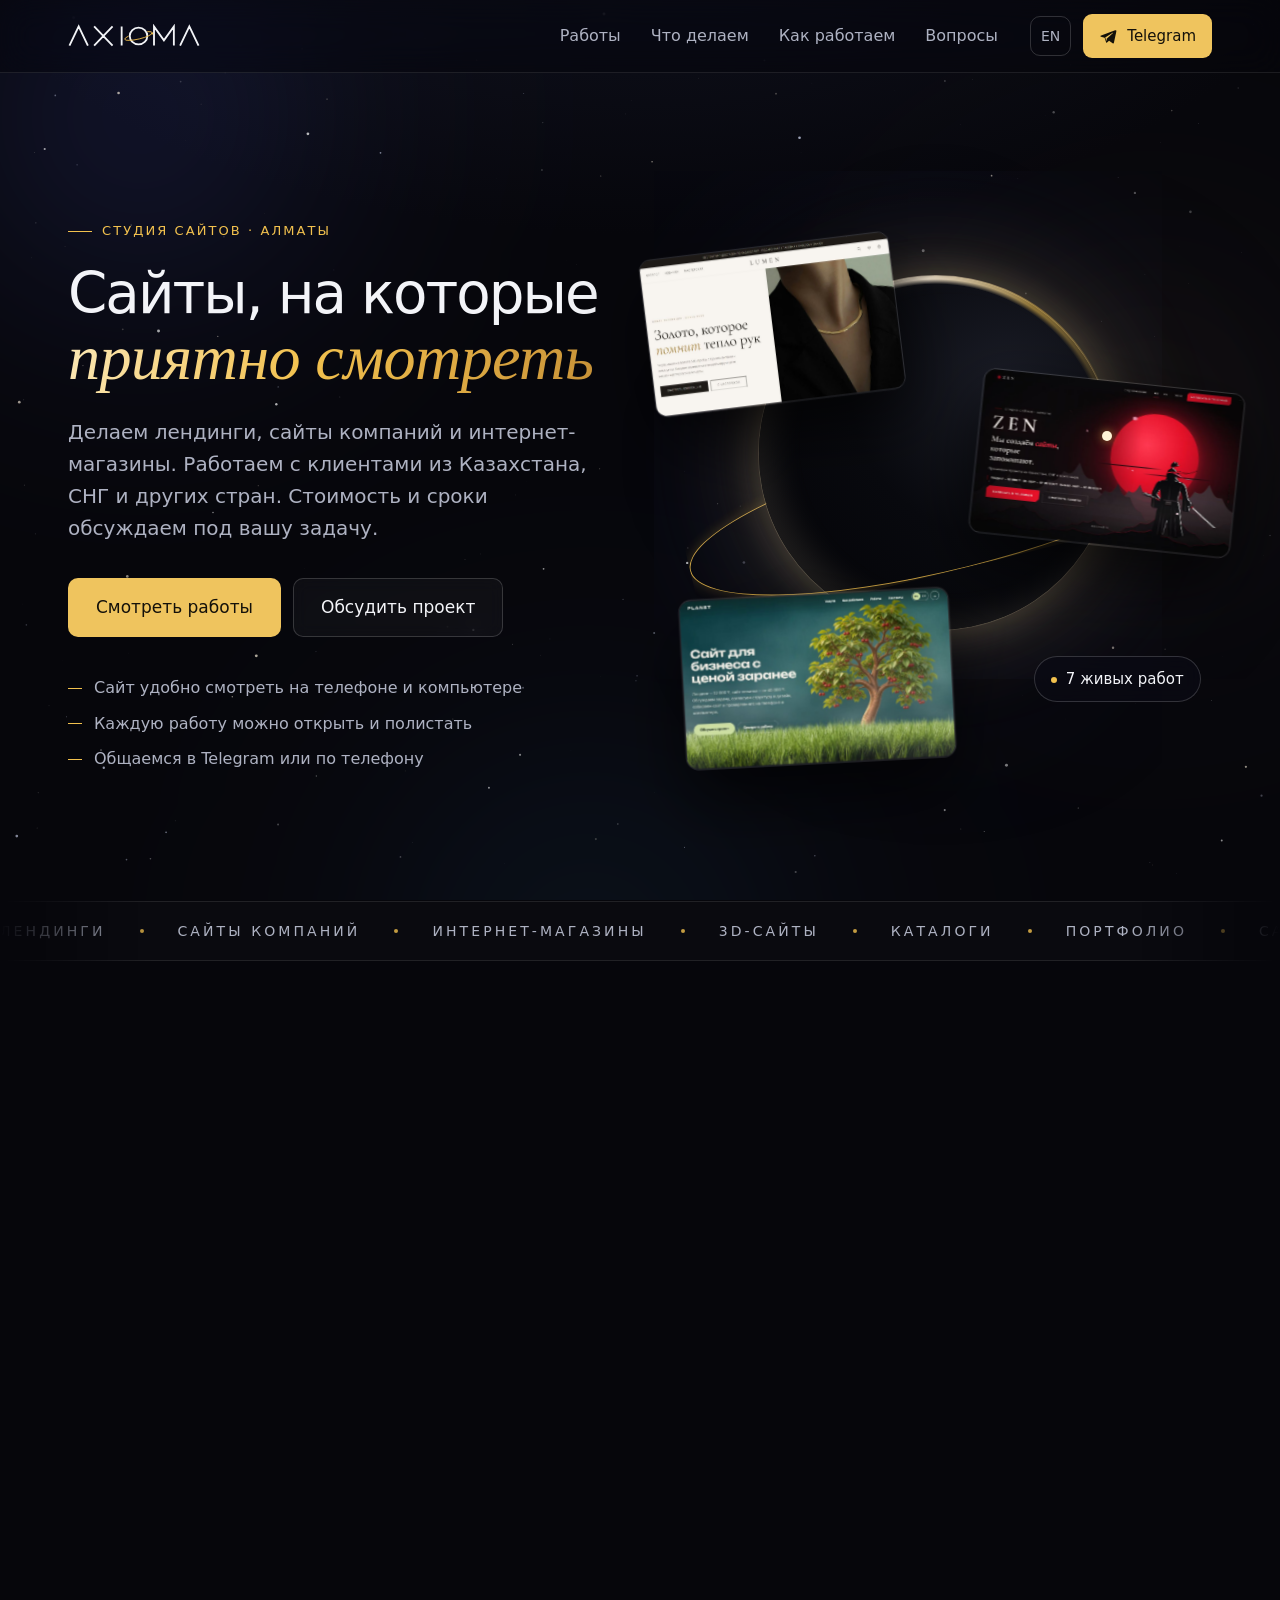
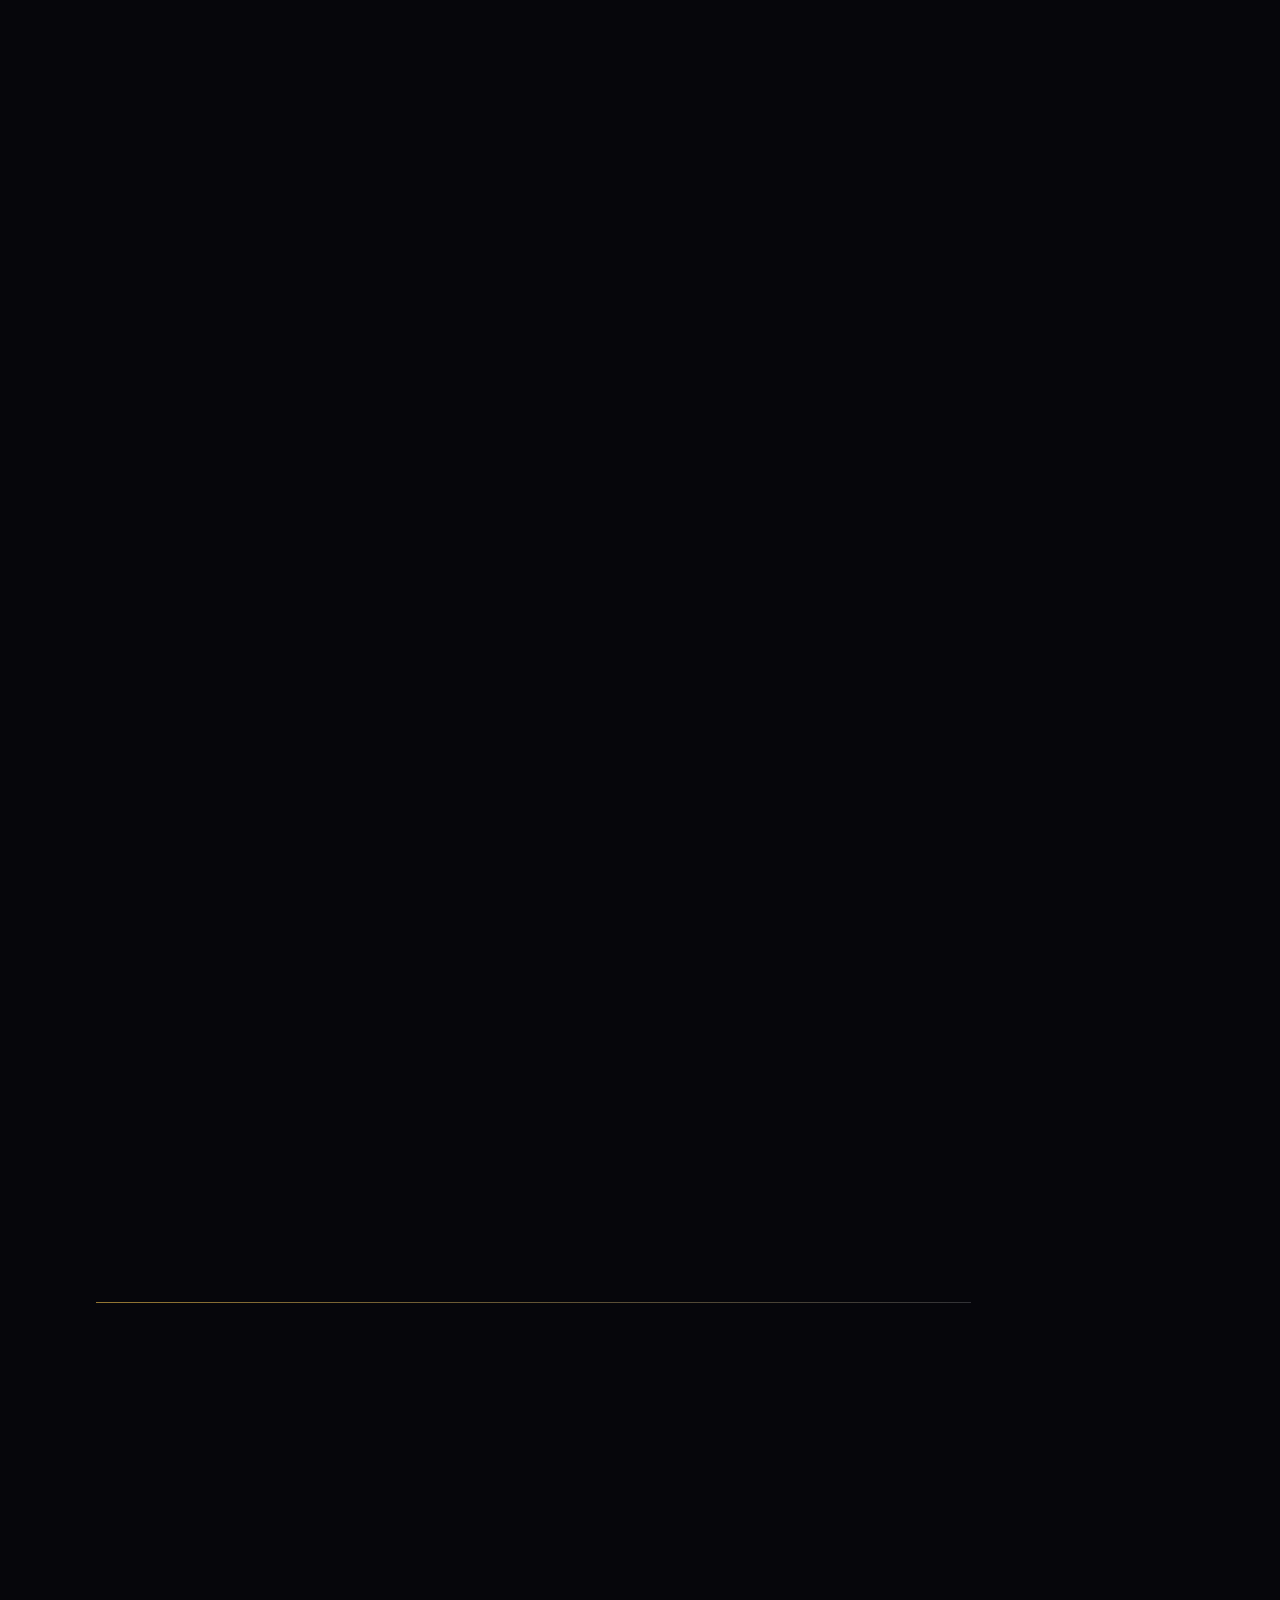
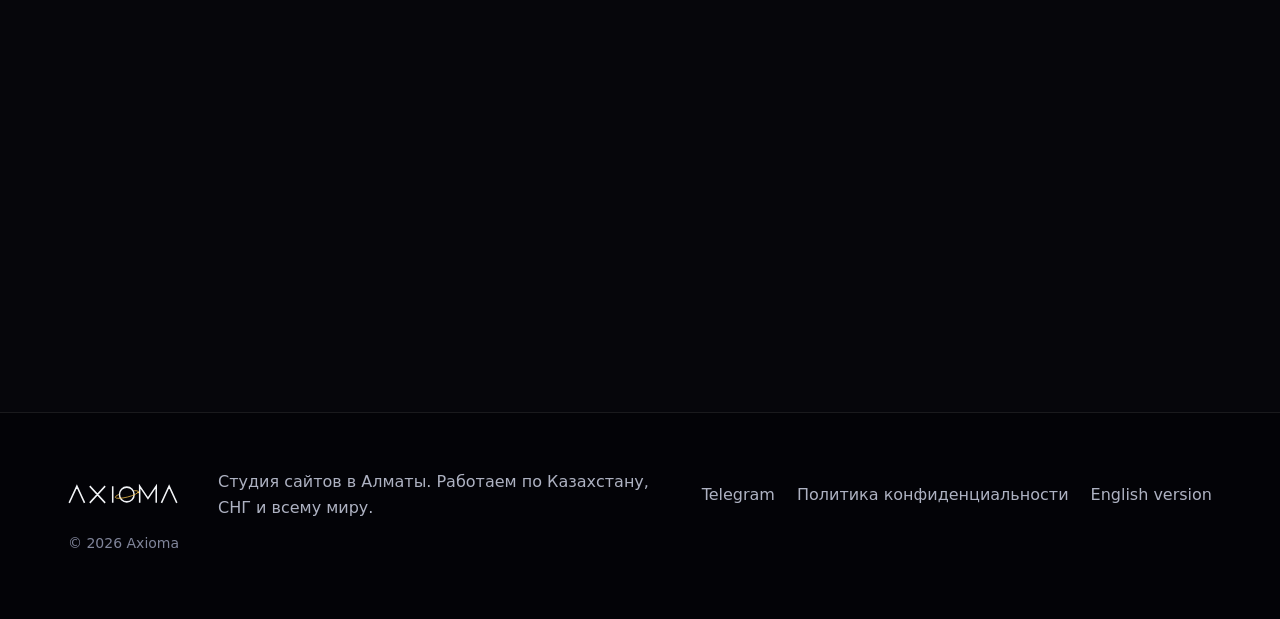
<file: index.html>
<!doctype html>
<html lang="ru" class="nojs">
<head>
<meta charset="utf-8">
<meta name="viewport" content="width=device-width, initial-scale=1">
<meta http-equiv="Content-Security-Policy" content="default-src 'none'; script-src 'self'; style-src 'self' https://fonts.googleapis.com; font-src https://fonts.gstatic.com; img-src 'self' data:; connect-src https://api.web3forms.com; base-uri 'none'; form-action 'none'; object-src 'none'">
<meta name="referrer" content="strict-origin-when-cross-origin">
<meta name="color-scheme" content="dark">
<meta name="theme-color" content="#0b0b10">
<title>Axioma — создание сайтов для бизнеса в Алматы</title>
<meta name="description" content="Студия Axioma создаёт сайты для бизнеса: лендинги, сайты компаний, интернет-магазины. Алматы, Казахстан, СНГ и весь мир. Посмотрите наши работы и напишите нам.">
<link rel="canonical" href="https://axioma.codes/">
<link rel="alternate" hreflang="ru" href="https://axioma.codes/">
<link rel="alternate" hreflang="en" href="https://axioma.codes/en/">
<link rel="alternate" hreflang="x-default" href="https://axioma.codes/">
<meta property="og:type" content="website">
<meta property="og:site_name" content="Axioma">
<meta property="og:title" content="Axioma — создание сайтов для бизнеса в Алматы">
<meta property="og:description" content="Студия Axioma создаёт сайты для бизнеса: лендинги, сайты компаний, интернет-магазины. Алматы, Казахстан, СНГ и весь мир. Посмотрите наши работы и напишите нам.">
<meta property="og:url" content="https://axioma.codes/">
<meta property="og:image" content="https://axioma.codes/og.png">
<meta property="og:image:width" content="1200">
<meta property="og:image:height" content="630">
<meta name="twitter:card" content="summary_large_image">
<link rel="icon" href="/img/favicon.svg" type="image/svg+xml">
<link rel="preconnect" href="https://fonts.googleapis.com">
<link rel="preconnect" href="https://fonts.gstatic.com" crossorigin>
<link href="https://fonts.googleapis.com/css2?family=Onest:wght@300;400;500;600&family=Cormorant+Garamond:ital,wght@1,500&display=swap" rel="stylesheet">
<link rel="stylesheet" href="/css/home.css?v=15dc6f0cd6">
<script src="/js/home.js?v=15dc6f0cd6" defer></script>
<script type="application/ld+json">{"@context": "https://schema.org", "@type": "ProfessionalService", "name": "Axioma", "url": "https://axioma.codes/", "description": "Студия Axioma создаёт сайты для бизнеса: лендинги, сайты компаний, интернет-магазины. Алматы, Казахстан, СНГ и весь мир. Посмотрите наши работы и напишите нам.", "logo": "https://axioma.codes/img/logo.svg", "image": "https://axioma.codes/og.png", "address": {"@type": "PostalAddress", "addressLocality": "Almaty", "addressCountry": "KZ"}, "areaServed": "Worldwide", "sameAs": ["https://t.me/xuriiaa"]}</script>
<script type="application/ld+json">{"@context": "https://schema.org", "@type": "FAQPage", "mainEntity": [{"@type": "Question", "name": "Сколько стоит сайт?", "acceptedAnswer": {"@type": "Answer", "text": "Зависит от задачи: сколько страниц, есть ли каталог, нужна ли анимация. Расскажите, что вам нужно, и мы назовём точную цену до начала работы."}}, {"@type": "Question", "name": "Сколько времени занимает работа?", "acceptedAnswer": {"@type": "Answer", "text": "Срок зависит от объёма. Мы называем его заранее, вместе с ценой."}}, {"@type": "Question", "name": "Что нужно от меня?", "acceptedAnswer": {"@type": "Answer", "text": "Рассказать о бизнесе и прислать тексты и фото, если они есть. Если чего-то нет, подскажем, как быть."}}, {"@type": "Question", "name": "Вы работаете только в Алматы?", "acceptedAnswer": {"@type": "Answer", "text": "Нет. Мы находимся в Алматы, но работаем удалённо с клиентами из Казахстана, СНГ и других стран."}}, {"@type": "Question", "name": "Сайт будет работать на телефоне?", "acceptedAnswer": {"@type": "Answer", "text": "Да. Каждый сайт мы проверяем на телефоне и компьютере."}}]}</script>
</head>
<body>
<div class="aurora" aria-hidden="true"><i class="a1"></i><i class="a2"></i><i class="a3"></i></div>
<canvas id="stars" aria-hidden="true"></canvas><div class="glow" aria-hidden="true"></div>
<header class="top"><div class="wrap">
  <a class="logo" href="/" aria-label="Axioma"><img src="/img/logo.svg" alt="Axioma" width="132" height="25"></a>
  <nav class="nav" id="nav"><a href="#work">Работы</a><a href="#services">Что делаем</a><a href="#process">Как работаем</a><a href="#faq">Вопросы</a></nav>
  <div class="actions">
    <a class="lang" href="/en/" hreflang="en" title="English version">EN</a>
    <a class="btn small" href="https://t.me/xuriiaa" target="_blank" rel="noopener"><svg viewBox="0 0 24 24" aria-hidden="true"><path d="M21.5 4.2 2.9 11.4c-1.3.5-1.3 1.2-.2 1.5l4.8 1.5 1.8 5.6c.2.6.1.9.8.9.5 0 .7-.2 1-.5l2.3-2.2 4.8 3.5c.9.5 1.5.2 1.7-.8l3.2-15c.3-1.3-.5-1.9-1.6-1.4zM8.3 14l9.9-6.3c.5-.3.9-.1.5.2l-8.4 7.6-.3 3.6z"/></svg><span>Telegram</span></a>
    <button class="burger" type="button" aria-controls="nav" aria-expanded="false" aria-label="Меню"><i></i><i></i></button>
  </div>
</div></header>

<main>
<section class="hero"><div class="wrap">
  <div class="hero-txt">
    <p class="eyebrow"><span class="dot"></span>Студия сайтов · Алматы</p>
    <h1>Сайты, на которые <em>приятно смотреть</em></h1>
    <p class="lead">Делаем лендинги, сайты компаний и интернет-магазины. Работаем с клиентами из Казахстана, СНГ и других стран. Стоимость и сроки обсуждаем под вашу задачу.</p>
    <div class="cta"><a class="btn" href="#work">Смотреть работы</a><a class="btn ghost" href="#request">Обсудить проект</a></div>
    <ul class="facts"><li>Сайт удобно смотреть на телефоне и компьютере</li><li>Каждую работу можно открыть и полистать</li><li>Общаемся в Telegram или по телефону</li></ul>
  </div>
  <div class="fan" aria-hidden="true">
    <span class="ring back"></span><span class="planet"></span><span class="ring front"></span><span class="moon"></span>
    <div class="fan-in">
      <img class="f1" src="/img/work-lumen.jpg" alt="" width="960" height="600">
      <img class="f2" src="/img/work-zen.jpg" alt="" width="960" height="600">
      <img class="f3" src="/img/work-planet.jpg" alt="" width="960" height="600">
    </div>
    <span class="chip">7 живых работ</span>
  </div>
</div></section>

<div class="ticker" aria-hidden="true"><div class="tick-in"><span>Лендинги</span><i></i><span>Сайты компаний</span><i></i><span>Интернет-магазины</span><i></i><span>3D-сайты</span><i></i><span>Каталоги</span><i></i><span>Портфолио</span><i></i><span>Сайты для рекламы</span><i></i><span>Лендинги</span><i></i><span>Сайты компаний</span><i></i><span>Интернет-магазины</span><i></i><span>3D-сайты</span><i></i><span>Каталоги</span><i></i><span>Портфолио</span><i></i><span>Сайты для рекламы</span><i></i></div></div>

<section id="work" class="sec"><div class="wrap">
  <div class="head reveal"><p class="eyebrow">Портфолио</p><h2>Наши работы</h2><p class="sub">Наши проекты и демо-сайты для разных видов бизнеса. Нажмите на карточку, чтобы открыть сайт.</p></div>
  <div class="works"><a class="work w-zen reveal" href="https://rootvandal.github.io/zen/" target="_blank" rel="noopener"><span class="shot"><img src="/img/work-zen.jpg" alt="ZEN: Сайт-портфолио студии" width="960" height="600" loading="lazy"></span><span class="meta"><span class="top-line"><span class="kind">Сайт-портфолио студии</span><span class="idx">01</span></span><span class="name">ZEN</span><span class="text">Тёмная японская эстетика: красное солнце, самурай и горы, которые оживают при прокрутке.</span><span class="foot"><span class="badge ours">Наш проект</span><span class="go">Открыть сайт <svg viewBox="0 0 16 16" aria-hidden="true"><path d="M5 11 11 5M6 5h5v5"/></svg></span></span></span></a><a class="work w-planet reveal" href="https://kenyfn.github.io/planet-preview/" target="_blank" rel="noopener"><span class="shot"><img src="/img/work-planet.jpg" alt="PLANET: Сайт веб-студии" width="960" height="600" loading="lazy"></span><span class="meta"><span class="top-line"><span class="kind">Сайт веб-студии</span><span class="idx">02</span></span><span class="name">PLANET</span><span class="text">Светлый сайт с вишнёвым деревом, которое растёт при прокрутке. Услуги, этапы работы, вопросы и форма заявки.</span><span class="foot"><span class="badge ours">Наш проект</span><span class="go">Открыть сайт <svg viewBox="0 0 16 16" aria-hidden="true"><path d="M5 11 11 5M6 5h5v5"/></svg></span></span></span></a><a class="work w-noir reveal" href="https://rootvandal.github.io/noir-detailing/" target="_blank" rel="noopener"><span class="shot"><img src="/img/work-noir.jpg" alt="NOIR Detailing: Сайт детейлинг-студии" width="960" height="600" loading="lazy"></span><span class="meta"><span class="top-line"><span class="kind">Сайт детейлинг-студии</span><span class="idx">03</span></span><span class="name">NOIR Detailing</span><span class="text">Строгий чёрно-белый стиль автомобильного журнала, калькулятор стоимости и галереи работ.</span><span class="foot"><span class="badge">Демо, компания вымышлена</span><span class="go">Открыть сайт <svg viewBox="0 0 16 16" aria-hidden="true"><path d="M5 11 11 5M6 5h5v5"/></svg></span></span></span></a><a class="work w-space reveal" href="/space/" target="_blank" rel="noopener"><span class="shot"><img src="/img/work-space.jpg" alt="Axioma Space: 3D-сайт" width="960" height="600" loading="lazy"></span><span class="meta"><span class="top-line"><span class="kind">3D-сайт</span><span class="idx">04</span></span><span class="name">Axioma Space</span><span class="text">Космическое путешествие в браузере: корабль, галактика и чёрная дыра. Сцены и музыка создаются в реальном времени.</span><span class="foot"><span class="badge ours">Наш проект</span><span class="go">Открыть сайт <svg viewBox="0 0 16 16" aria-hidden="true"><path d="M5 11 11 5M6 5h5v5"/></svg></span></span></span></a><a class="work w-lumen reveal" href="https://rootvandal.github.io/axioma-demos/lumen/" target="_blank" rel="noopener"><span class="shot"><img src="/img/work-lumen.jpg" alt="Lumen: Интернет-магазин украшений" width="960" height="600" loading="lazy"></span><span class="meta"><span class="top-line"><span class="kind">Интернет-магазин украшений</span><span class="idx">05</span></span><span class="name">Lumen</span><span class="text">Спокойная типографика и золото на тёплом фоне. Каталог по категориям, корзина и рассказ о мастерской.</span><span class="foot"><span class="badge">Демо, компания вымышлена</span><span class="go">Открыть сайт <svg viewBox="0 0 16 16" aria-hidden="true"><path d="M5 11 11 5M6 5h5v5"/></svg></span></span></span></a><a class="work w-coffee reveal" href="https://rootvandal.github.io/axioma-demos/coffee/" target="_blank" rel="noopener"><span class="shot"><img src="/img/work-coffee.jpg" alt="Bloom Coffee: Лендинг кофейни" width="960" height="600" loading="lazy"></span><span class="meta"><span class="top-line"><span class="kind">Лендинг кофейни</span><span class="idx">06</span></span><span class="name">Bloom Coffee</span><span class="text">Тёплый первый экран, меню с фото и фильтром, часы работы и как найти кофейню.</span><span class="foot"><span class="badge">Демо, компания вымышлена</span><span class="go">Открыть сайт <svg viewBox="0 0 16 16" aria-hidden="true"><path d="M5 11 11 5M6 5h5v5"/></svg></span></span></span></a><a class="work w-build reveal" href="https://rootvandal.github.io/axioma-demos/build/" target="_blank" rel="noopener"><span class="shot"><img src="/img/work-build.jpg" alt="Qala Build: Сайт строительной компании" width="960" height="600" loading="lazy"></span><span class="meta"><span class="top-line"><span class="kind">Сайт строительной компании</span><span class="idx">07</span></span><span class="name">Qala Build</span><span class="text">Дома под ключ: услуги, сданные объекты, этапы работы и заявка на расчёт сметы.</span><span class="foot"><span class="badge">Демо, компания вымышлена</span><span class="go">Открыть сайт <svg viewBox="0 0 16 16" aria-hidden="true"><path d="M5 11 11 5M6 5h5v5"/></svg></span></span></span></a></div>
</div></section>

<section id="services" class="sec"><div class="wrap">
  <div class="head reveal"><p class="eyebrow">Услуги</p><h2>Что мы делаем</h2></div>
  <div class="cards"><div class="card reveal"><svg viewBox="0 0 32 32"><rect x="5" y="4" width="22" height="24" rx="3"/><path d="M10 10h12M10 15h12M10 20h7"/></svg><h3>Лендинг</h3><p>Одна страница для товара, услуги или акции. Подходит для рекламы: человек сразу видит главное и оставляет заявку.</p></div><div class="card reveal"><svg viewBox="0 0 32 32"><rect x="3" y="6" width="26" height="20" rx="3"/><path d="M3 11h26M8 16h7v6H8zM19 16h5M19 20h5"/></svg><h3>Сайт компании</h3><p>Несколько страниц: услуги, о компании, работы, контакты. Помогает клиентам узнать вас и связаться.</p></div><div class="card reveal"><svg viewBox="0 0 32 32"><path d="M6 9h20l-2 15H8z"/><path d="M12 9V7a4 4 0 0 1 8 0v2"/></svg><h3>Интернет-магазин или каталог</h3><p>Товары по категориям, карточки с фото, корзина или запрос цены.</p></div><div class="card reveal"><svg viewBox="0 0 32 32"><circle cx="16" cy="16" r="7"/><ellipse cx="16" cy="16" rx="13" ry="4" transform="rotate(-18 16 16)"/></svg><h3>Сайт с 3D и анимацией</h3><p>Для тех, кто хочет выделиться: живой первый экран, который запоминается.</p></div></div>
  <p class="note reveal">Цену называем после короткого разговора о задаче: она зависит от объёма работы. Напишите нам, это ни к чему не обязывает. <a href="#request">Обсудить проект →</a></p>
</div></section>

<section id="process" class="sec"><div class="wrap">
  <div class="head reveal"><p class="eyebrow">Процесс</p><h2>Как мы работаем</h2></div>
  <ol class="steps"><li class="reveal"><span class="num">01</span><h3>Знакомимся</h3><p>Вы пишете в Telegram или оставляете заявку. Расспрашиваем о бизнесе и о том, какой сайт нужен.</p></li><li class="reveal"><span class="num">02</span><h3>Договариваемся</h3><p>Называем стоимость и срок. Согласуем, из каких разделов будет состоять сайт.</p></li><li class="reveal"><span class="num">03</span><h3>Делаем</h3><p>Готовим дизайн и собираем сайт. Показываем результат и вносим правки.</p></li><li class="reveal"><span class="num">04</span><h3>Запускаем</h3><p>Проверяем сайт на телефоне и компьютере и публикуем его.</p></li></ol>
</div></section>

<section id="faq" class="sec"><div class="wrap split">
  <div class="head reveal"><p class="eyebrow">Вопросы</p><h2>Частые вопросы</h2></div>
  <div class="faq reveal"><details><summary>Сколько стоит сайт?</summary><p>Зависит от задачи: сколько страниц, есть ли каталог, нужна ли анимация. Расскажите, что вам нужно, и мы назовём точную цену до начала работы.</p></details><details><summary>Сколько времени занимает работа?</summary><p>Срок зависит от объёма. Мы называем его заранее, вместе с ценой.</p></details><details><summary>Что нужно от меня?</summary><p>Рассказать о бизнесе и прислать тексты и фото, если они есть. Если чего-то нет, подскажем, как быть.</p></details><details><summary>Вы работаете только в Алматы?</summary><p>Нет. Мы находимся в Алматы, но работаем удалённо с клиентами из Казахстана, СНГ и других стран.</p></details><details><summary>Сайт будет работать на телефоне?</summary><p>Да. Каждый сайт мы проверяем на телефоне и компьютере.</p></details></div>
</div></section>

<section class="band"><div class="wrap reveal">
  <h2>Есть идея для сайта?</h2><p>Расскажите о ней в двух словах, а мы предложим, как её воплотить.</p>
  <div class="cta"><a class="btn" href="#request">Обсудить проект</a><a class="btn tg" href="https://t.me/xuriiaa" target="_blank" rel="noopener"><svg viewBox="0 0 24 24" aria-hidden="true"><path d="M21.5 4.2 2.9 11.4c-1.3.5-1.3 1.2-.2 1.5l4.8 1.5 1.8 5.6c.2.6.1.9.8.9.5 0 .7-.2 1-.5l2.3-2.2 4.8 3.5c.9.5 1.5.2 1.7-.8l3.2-15c.3-1.3-.5-1.9-1.6-1.4zM8.3 14l9.9-6.3c.5-.3.9-.1.5.2l-8.4 7.6-.3 3.6z"/></svg><span>Написать в Telegram</span></a></div>
</div></section>

<section id="request" class="sec"><div class="wrap contact">
  <div class="head reveal">
    <p class="eyebrow">Контакты</p><h2>Расскажите о вашем проекте</h2><p class="sub">Оставьте заявку, и мы свяжемся с вами. Или напишите сразу в Telegram.</p>
    <div class="tgcard"><p>Удобнее в мессенджере?</p><a class="btn tg" href="https://t.me/xuriiaa" target="_blank" rel="noopener"><svg viewBox="0 0 24 24" aria-hidden="true"><path d="M21.5 4.2 2.9 11.4c-1.3.5-1.3 1.2-.2 1.5l4.8 1.5 1.8 5.6c.2.6.1.9.8.9.5 0 .7-.2 1-.5l2.3-2.2 4.8 3.5c.9.5 1.5.2 1.7-.8l3.2-15c.3-1.3-.5-1.9-1.6-1.4zM8.3 14l9.9-6.3c.5-.3.9-.1.5.2l-8.4 7.6-.3 3.6z"/></svg><span>Написать в Telegram</span></a><span class="handle">@xuriiaa</span></div>
  </div>
  <form id="apply" class="form reveal" novalidate data-key="a1237403-07fb-4b6d-88e4-250b3a159863" data-msgs='{&quot;errName&quot;: &quot;Введите имя&quot;, &quot;errPhone&quot;: &quot;Введите корректный номер&quot;, &quot;errEmail&quot;: &quot;Введите корректную почту&quot;, &quot;errConsent&quot;: &quot;Подтвердите согласие&quot;, &quot;errSend&quot;: &quot;Не удалось отправить. Попробуйте ещё раз или напишите в Telegram.&quot;, &quot;ok&quot;: &quot;Спасибо, заявка отправлена! Мы скоро с вами свяжемся.&quot;, &quot;sending&quot;: &quot;Отправляем…&quot;, &quot;send&quot;: &quot;Отправить заявку&quot;}'>
    <label class="trap" aria-hidden="true">botcheck<input type="checkbox" name="botcheck" tabindex="-1" autocomplete="off"></label>
    <div class="field"><label for="f-name">Имя</label><input id="f-name" name="name" required maxlength="80" autocomplete="name"><span class="err" role="alert"></span></div>
    <div class="row">
      <div class="field"><label for="f-phone">Телефон</label><input id="f-phone" name="phone" type="tel" required maxlength="20" autocomplete="tel" inputmode="tel"><span class="err" role="alert"></span></div>
      <div class="field"><label for="f-email">Почта</label><input id="f-email" name="email" type="email" required maxlength="120" autocomplete="email"><span class="err" role="alert"></span></div>
    </div>
    <div class="field"><label for="f-msg">Что нужно сделать (необязательно)</label><textarea id="f-msg" name="message" rows="4" maxlength="1500"></textarea></div>
    <div class="field consent"><label><input type="checkbox" name="consent" required> <span>Я согласен на обработку персональных данных согласно <a href="/privacy/">политике конфиденциальности</a></span></label><span class="err" role="alert"></span></div>
    <button class="btn wide" type="submit">Отправить заявку</button>
    <p class="status" id="apply-status" role="status"></p>
  </form>
</div></section>
</main>

<footer class="bottom"><div class="wrap">
  <img src="/img/logo.svg" alt="Axioma" width="110" height="21">
  <p>Студия сайтов в Алматы. Работаем по Казахстану, СНГ и всему миру.</p>
  <p class="links"><a href="https://t.me/xuriiaa" target="_blank" rel="noopener">Telegram</a><a href="/privacy/">Политика конфиденциальности</a><a href="/en/">English version</a></p>
  <p class="copy">© 2026 Axioma</p>
</div></footer>
</body>
</html>
</file>
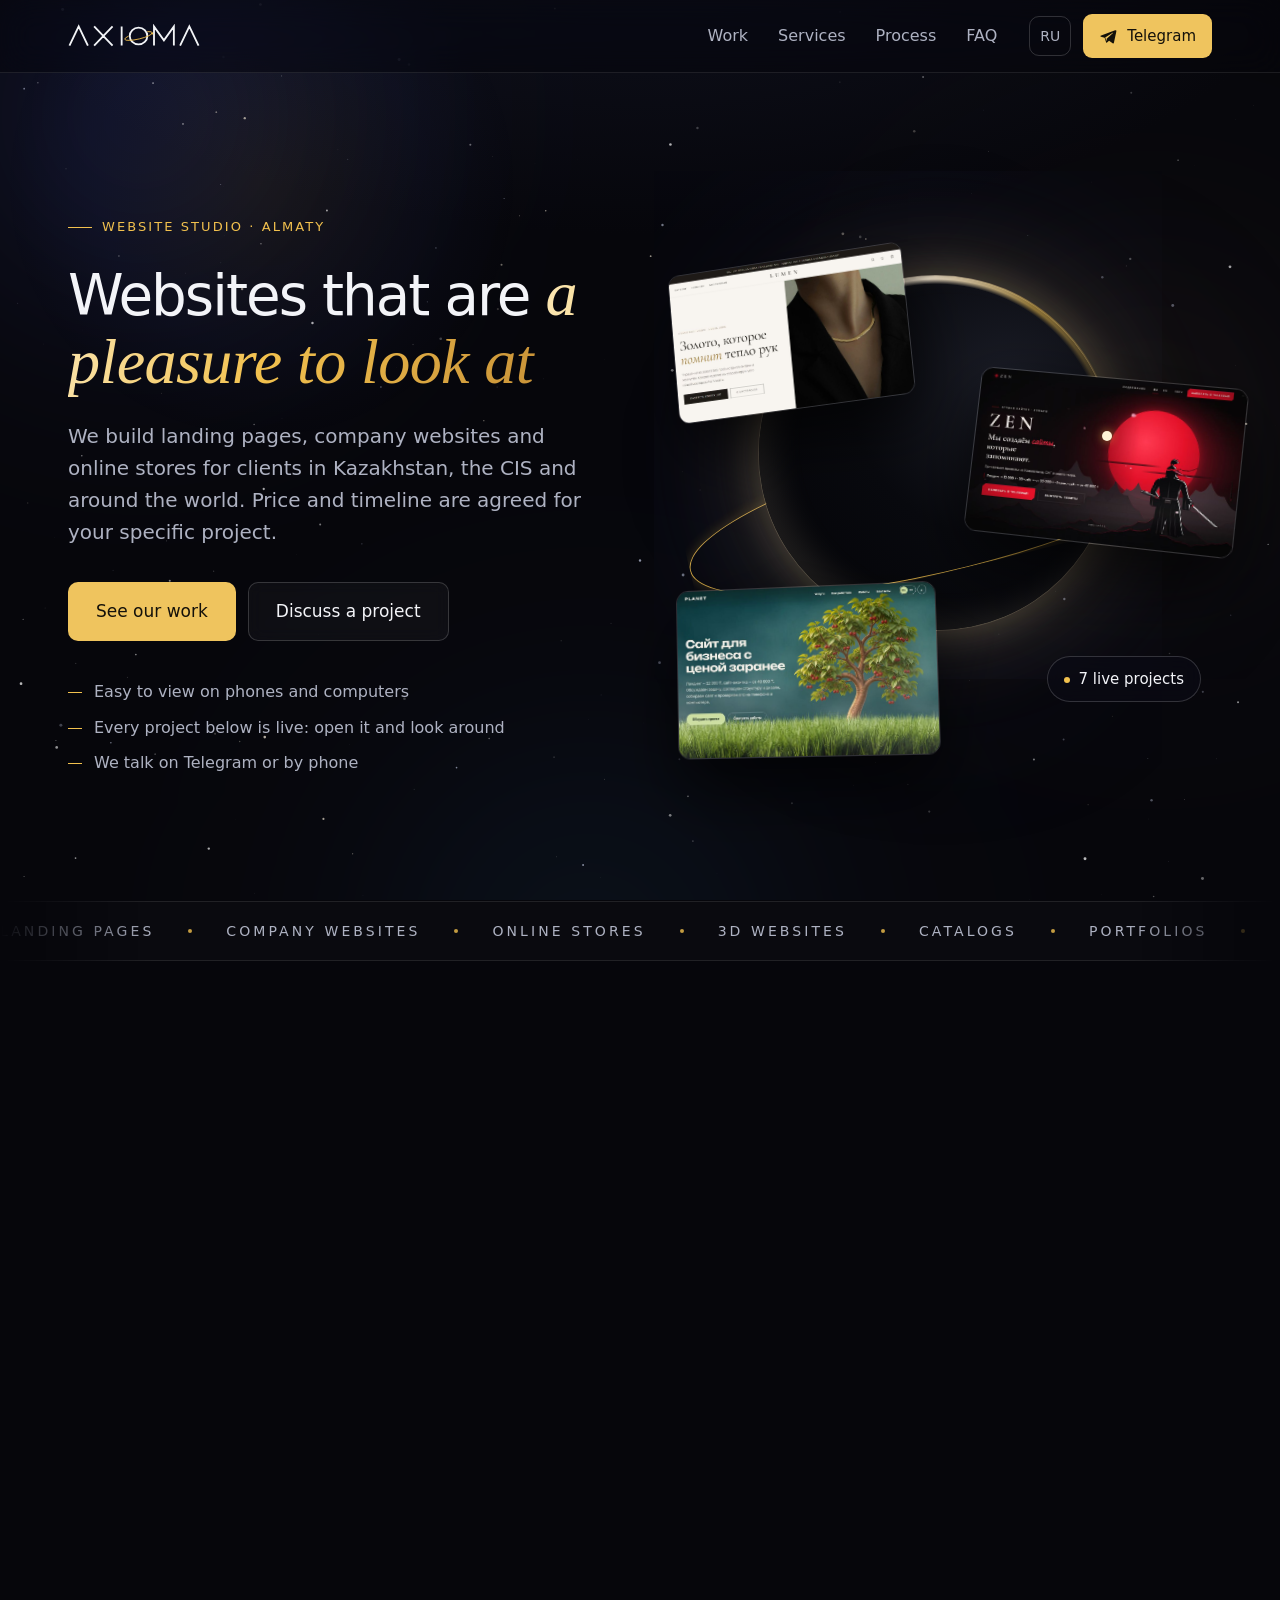
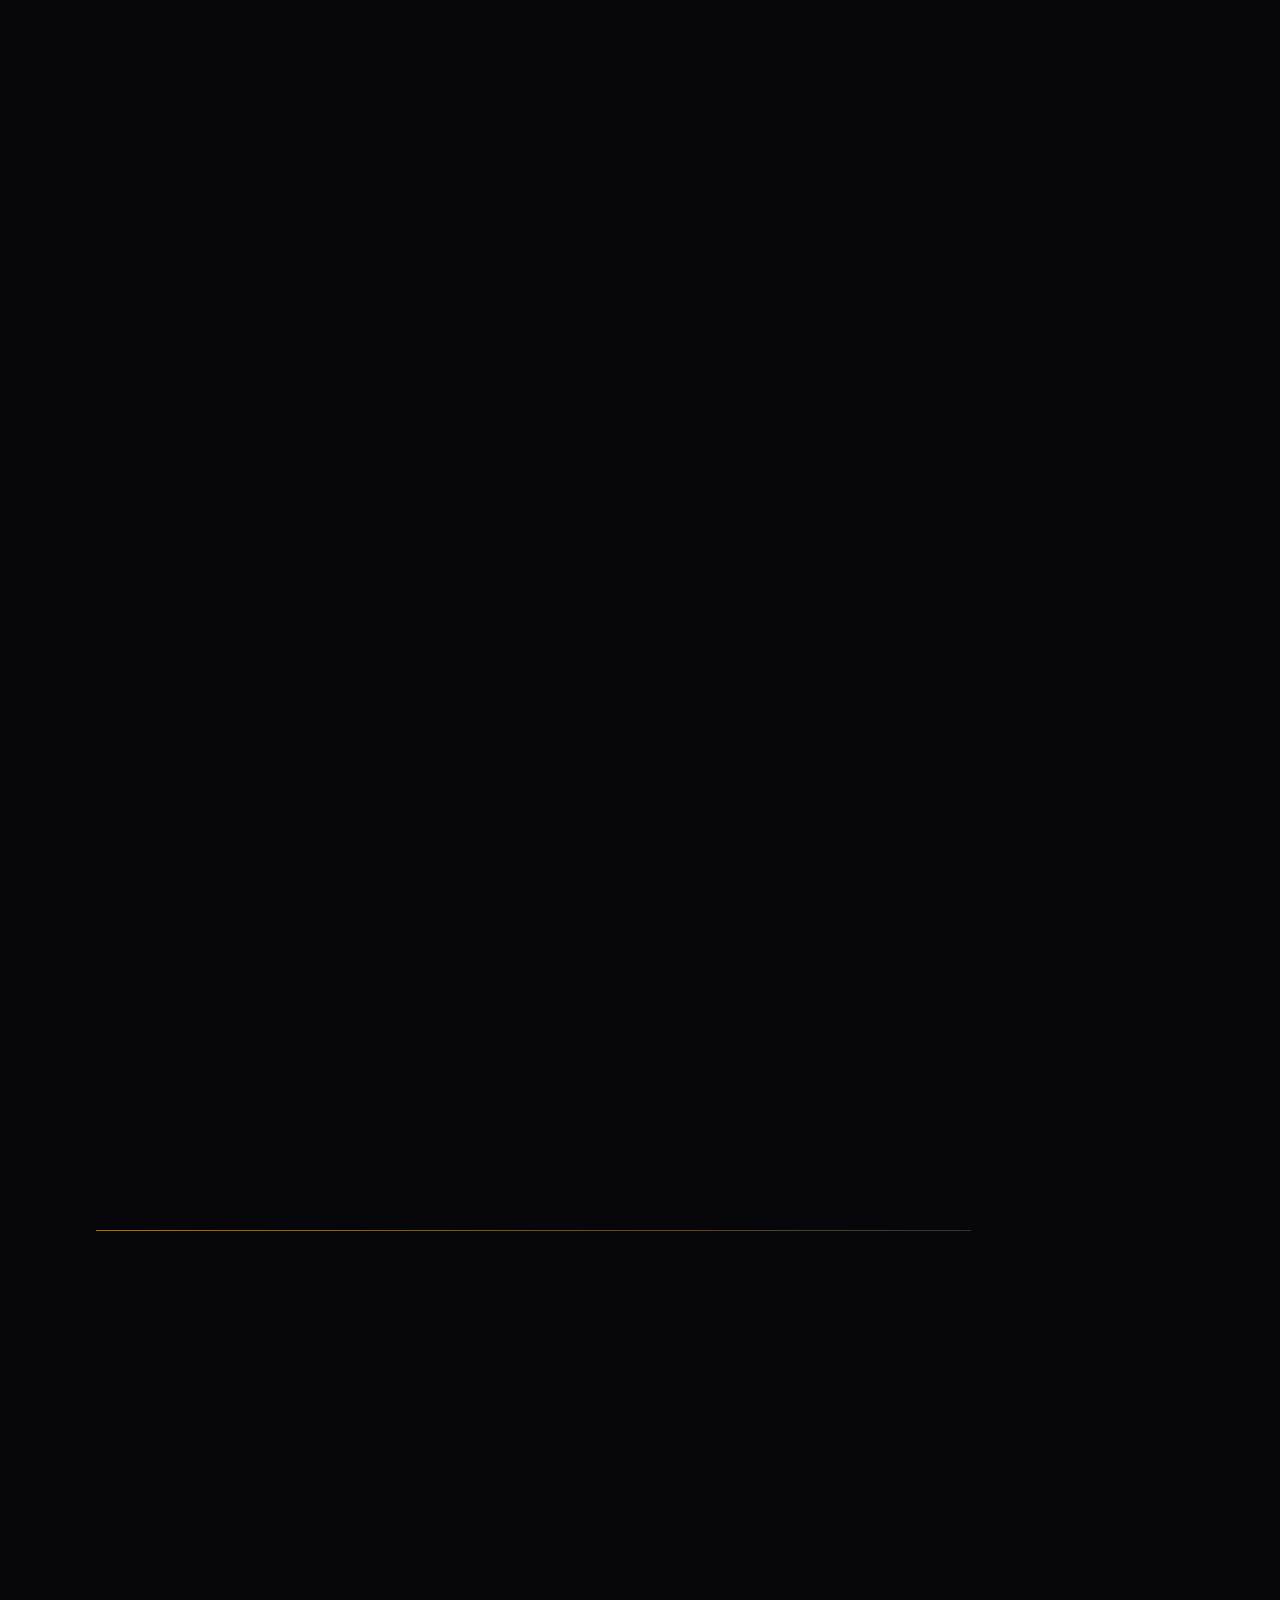
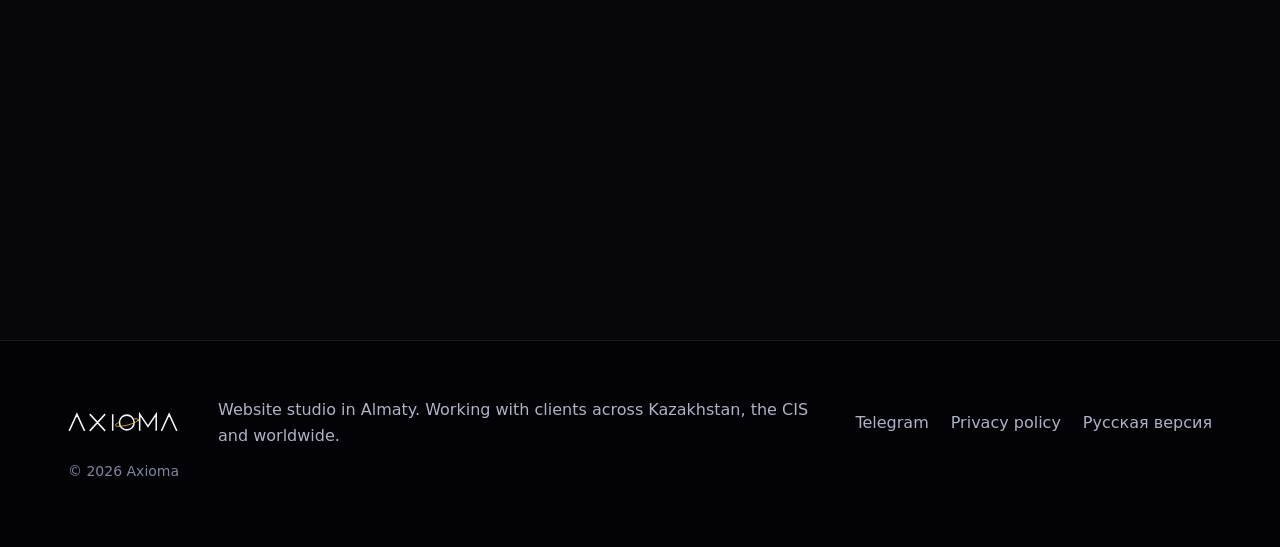
<file: en/index.html>
<!doctype html>
<html lang="en" class="nojs">
<head>
<meta charset="utf-8">
<meta name="viewport" content="width=device-width, initial-scale=1">
<meta http-equiv="Content-Security-Policy" content="default-src 'none'; script-src 'self'; style-src 'self' https://fonts.googleapis.com; font-src https://fonts.gstatic.com; img-src 'self' data:; connect-src https://api.web3forms.com; base-uri 'none'; form-action 'none'; object-src 'none'">
<meta name="referrer" content="strict-origin-when-cross-origin">
<meta name="color-scheme" content="dark">
<meta name="theme-color" content="#0b0b10">
<title>Axioma — website design and development in Almaty</title>
<meta name="description" content="Axioma builds websites for business: landing pages, company websites and online stores. Based in Almaty, working with clients worldwide. See our work and get in touch.">
<link rel="canonical" href="https://axioma.codes/en/">
<link rel="alternate" hreflang="ru" href="https://axioma.codes/">
<link rel="alternate" hreflang="en" href="https://axioma.codes/en/">
<link rel="alternate" hreflang="x-default" href="https://axioma.codes/">
<meta property="og:type" content="website">
<meta property="og:site_name" content="Axioma">
<meta property="og:title" content="Axioma — website design and development in Almaty">
<meta property="og:description" content="Axioma builds websites for business: landing pages, company websites and online stores. Based in Almaty, working with clients worldwide. See our work and get in touch.">
<meta property="og:url" content="https://axioma.codes/en/">
<meta property="og:image" content="https://axioma.codes/og.png">
<meta property="og:image:width" content="1200">
<meta property="og:image:height" content="630">
<meta name="twitter:card" content="summary_large_image">
<link rel="icon" href="/img/favicon.svg" type="image/svg+xml">
<link rel="preconnect" href="https://fonts.googleapis.com">
<link rel="preconnect" href="https://fonts.gstatic.com" crossorigin>
<link href="https://fonts.googleapis.com/css2?family=Onest:wght@300;400;500;600&family=Cormorant+Garamond:ital,wght@1,500&display=swap" rel="stylesheet">
<link rel="stylesheet" href="/css/home.css?v=15dc6f0cd6">
<script src="/js/home.js?v=15dc6f0cd6" defer></script>
<script type="application/ld+json">{"@context": "https://schema.org", "@type": "ProfessionalService", "name": "Axioma", "url": "https://axioma.codes/en/", "description": "Axioma builds websites for business: landing pages, company websites and online stores. Based in Almaty, working with clients worldwide. See our work and get in touch.", "logo": "https://axioma.codes/img/logo.svg", "image": "https://axioma.codes/og.png", "address": {"@type": "PostalAddress", "addressLocality": "Almaty", "addressCountry": "KZ"}, "areaServed": "Worldwide", "sameAs": ["https://t.me/xuriiaa"]}</script>
<script type="application/ld+json">{"@context": "https://schema.org", "@type": "FAQPage", "mainEntity": [{"@type": "Question", "name": "How much does a website cost?", "acceptedAnswer": {"@type": "Answer", "text": "It depends on the project: how many pages, whether there is a catalog, whether you want animation. Tell us what you need and we will give you an exact price before we start."}}, {"@type": "Question", "name": "How long does it take?", "acceptedAnswer": {"@type": "Answer", "text": "It depends on the scope. We tell you the timeline in advance, together with the price."}}, {"@type": "Question", "name": "What do you need from me?", "acceptedAnswer": {"@type": "Answer", "text": "Tell us about your business and send texts and photos if you have them. If something is missing, we will suggest what to do."}}, {"@type": "Question", "name": "Do you only work in Almaty?", "acceptedAnswer": {"@type": "Answer", "text": "No. We are based in Almaty and work remotely with clients from Kazakhstan, the CIS and other countries."}}, {"@type": "Question", "name": "Will the site work on phones?", "acceptedAnswer": {"@type": "Answer", "text": "Yes. We check every site on phones and computers."}}]}</script>
</head>
<body>
<div class="aurora" aria-hidden="true"><i class="a1"></i><i class="a2"></i><i class="a3"></i></div>
<canvas id="stars" aria-hidden="true"></canvas><div class="glow" aria-hidden="true"></div>
<header class="top"><div class="wrap">
  <a class="logo" href="/en/" aria-label="Axioma"><img src="/img/logo.svg" alt="Axioma" width="132" height="25"></a>
  <nav class="nav" id="nav"><a href="#work">Work</a><a href="#services">Services</a><a href="#process">Process</a><a href="#faq">FAQ</a></nav>
  <div class="actions">
    <a class="lang" href="/" hreflang="ru" title="Русская версия">RU</a>
    <a class="btn small" href="https://t.me/xuriiaa" target="_blank" rel="noopener"><svg viewBox="0 0 24 24" aria-hidden="true"><path d="M21.5 4.2 2.9 11.4c-1.3.5-1.3 1.2-.2 1.5l4.8 1.5 1.8 5.6c.2.6.1.9.8.9.5 0 .7-.2 1-.5l2.3-2.2 4.8 3.5c.9.5 1.5.2 1.7-.8l3.2-15c.3-1.3-.5-1.9-1.6-1.4zM8.3 14l9.9-6.3c.5-.3.9-.1.5.2l-8.4 7.6-.3 3.6z"/></svg><span>Telegram</span></a>
    <button class="burger" type="button" aria-controls="nav" aria-expanded="false" aria-label="Menu"><i></i><i></i></button>
  </div>
</div></header>

<main>
<section class="hero"><div class="wrap">
  <div class="hero-txt">
    <p class="eyebrow"><span class="dot"></span>Website studio · Almaty</p>
    <h1>Websites that are <em>a pleasure to look at</em></h1>
    <p class="lead">We build landing pages, company websites and online stores for clients in Kazakhstan, the CIS and around the world. Price and timeline are agreed for your specific project.</p>
    <div class="cta"><a class="btn" href="#work">See our work</a><a class="btn ghost" href="#request">Discuss a project</a></div>
    <ul class="facts"><li>Easy to view on phones and computers</li><li>Every project below is live: open it and look around</li><li>We talk on Telegram or by phone</li></ul>
  </div>
  <div class="fan" aria-hidden="true">
    <span class="ring back"></span><span class="planet"></span><span class="ring front"></span><span class="moon"></span>
    <div class="fan-in">
      <img class="f1" src="/img/work-lumen.jpg" alt="" width="960" height="600">
      <img class="f2" src="/img/work-zen.jpg" alt="" width="960" height="600">
      <img class="f3" src="/img/work-planet.jpg" alt="" width="960" height="600">
    </div>
    <span class="chip">7 live projects</span>
  </div>
</div></section>

<div class="ticker" aria-hidden="true"><div class="tick-in"><span>Landing pages</span><i></i><span>Company websites</span><i></i><span>Online stores</span><i></i><span>3D websites</span><i></i><span>Catalogs</span><i></i><span>Portfolios</span><i></i><span>Ad campaign pages</span><i></i><span>Landing pages</span><i></i><span>Company websites</span><i></i><span>Online stores</span><i></i><span>3D websites</span><i></i><span>Catalogs</span><i></i><span>Portfolios</span><i></i><span>Ad campaign pages</span><i></i></div></div>

<section id="work" class="sec"><div class="wrap">
  <div class="head reveal"><p class="eyebrow">Portfolio</p><h2>Our work</h2><p class="sub">Our own projects and demo sites for different kinds of business. Click a card to open the site.</p></div>
  <div class="works"><a class="work w-zen reveal" href="https://rootvandal.github.io/zen/" target="_blank" rel="noopener"><span class="shot"><img src="/img/work-zen.jpg" alt="ZEN: Studio portfolio site" width="960" height="600" loading="lazy"></span><span class="meta"><span class="top-line"><span class="kind">Studio portfolio site</span><span class="idx">01</span></span><span class="name">ZEN</span><span class="text">Dark Japanese aesthetics: a red sun, a samurai and mountains that come alive as you scroll.</span><span class="foot"><span class="badge ours">Our project</span><span class="go">Open site <svg viewBox="0 0 16 16" aria-hidden="true"><path d="M5 11 11 5M6 5h5v5"/></svg></span></span></span></a><a class="work w-planet reveal" href="https://kenyfn.github.io/planet-preview/" target="_blank" rel="noopener"><span class="shot"><img src="/img/work-planet.jpg" alt="PLANET: Web studio website" width="960" height="600" loading="lazy"></span><span class="meta"><span class="top-line"><span class="kind">Web studio website</span><span class="idx">02</span></span><span class="name">PLANET</span><span class="text">A bright site with a cherry tree that grows as you scroll. Services, process, FAQ and a request form.</span><span class="foot"><span class="badge ours">Our project</span><span class="go">Open site <svg viewBox="0 0 16 16" aria-hidden="true"><path d="M5 11 11 5M6 5h5v5"/></svg></span></span></span></a><a class="work w-noir reveal" href="https://rootvandal.github.io/noir-detailing/" target="_blank" rel="noopener"><span class="shot"><img src="/img/work-noir.jpg" alt="NOIR Detailing: Car detailing studio" width="960" height="600" loading="lazy"></span><span class="meta"><span class="top-line"><span class="kind">Car detailing studio</span><span class="idx">03</span></span><span class="name">NOIR Detailing</span><span class="text">The strict black-and-white style of a car magazine, a price calculator and project galleries.</span><span class="foot"><span class="badge">Demo, fictional company</span><span class="go">Open site <svg viewBox="0 0 16 16" aria-hidden="true"><path d="M5 11 11 5M6 5h5v5"/></svg></span></span></span></a><a class="work w-space reveal" href="/space/" target="_blank" rel="noopener"><span class="shot"><img src="/img/work-space.jpg" alt="Axioma Space: 3D website" width="960" height="600" loading="lazy"></span><span class="meta"><span class="top-line"><span class="kind">3D website</span><span class="idx">04</span></span><span class="name">Axioma Space</span><span class="text">A space journey in the browser: a ship, a galaxy and a black hole. Scenes and music are generated in real time.</span><span class="foot"><span class="badge ours">Our project</span><span class="go">Open site <svg viewBox="0 0 16 16" aria-hidden="true"><path d="M5 11 11 5M6 5h5v5"/></svg></span></span></span></a><a class="work w-lumen reveal" href="https://rootvandal.github.io/axioma-demos/lumen/" target="_blank" rel="noopener"><span class="shot"><img src="/img/work-lumen.jpg" alt="Lumen: Jewelry online store" width="960" height="600" loading="lazy"></span><span class="meta"><span class="top-line"><span class="kind">Jewelry online store</span><span class="idx">05</span></span><span class="name">Lumen</span><span class="text">Calm typography and gold on a warm background. A catalog by category, a cart and a story about the workshop.</span><span class="foot"><span class="badge">Demo, fictional company</span><span class="go">Open site <svg viewBox="0 0 16 16" aria-hidden="true"><path d="M5 11 11 5M6 5h5v5"/></svg></span></span></span></a><a class="work w-coffee reveal" href="https://rootvandal.github.io/axioma-demos/coffee/" target="_blank" rel="noopener"><span class="shot"><img src="/img/work-coffee.jpg" alt="Bloom Coffee: Coffee shop landing page" width="960" height="600" loading="lazy"></span><span class="meta"><span class="top-line"><span class="kind">Coffee shop landing page</span><span class="idx">06</span></span><span class="name">Bloom Coffee</span><span class="text">A warm first screen, a menu with photos and a filter, opening hours and directions.</span><span class="foot"><span class="badge">Demo, fictional company</span><span class="go">Open site <svg viewBox="0 0 16 16" aria-hidden="true"><path d="M5 11 11 5M6 5h5v5"/></svg></span></span></span></a><a class="work w-build reveal" href="https://rootvandal.github.io/axioma-demos/build/" target="_blank" rel="noopener"><span class="shot"><img src="/img/work-build.jpg" alt="Qala Build: Construction company website" width="960" height="600" loading="lazy"></span><span class="meta"><span class="top-line"><span class="kind">Construction company website</span><span class="idx">07</span></span><span class="name">Qala Build</span><span class="text">Turnkey houses: services, completed projects, the work process and a quote request.</span><span class="foot"><span class="badge">Demo, fictional company</span><span class="go">Open site <svg viewBox="0 0 16 16" aria-hidden="true"><path d="M5 11 11 5M6 5h5v5"/></svg></span></span></span></a></div>
</div></section>

<section id="services" class="sec"><div class="wrap">
  <div class="head reveal"><p class="eyebrow">Services</p><h2>What we do</h2></div>
  <div class="cards"><div class="card reveal"><svg viewBox="0 0 32 32"><rect x="5" y="4" width="22" height="24" rx="3"/><path d="M10 10h12M10 15h12M10 20h7"/></svg><h3>Landing page</h3><p>One page for a product, service or offer. Great for ads: visitors see the essentials right away and leave a request.</p></div><div class="card reveal"><svg viewBox="0 0 32 32"><rect x="3" y="6" width="26" height="20" rx="3"/><path d="M3 11h26M8 16h7v6H8zM19 16h5M19 20h5"/></svg><h3>Company website</h3><p>Several pages: services, about, portfolio, contacts. Helps customers get to know you and get in touch.</p></div><div class="card reveal"><svg viewBox="0 0 32 32"><path d="M6 9h20l-2 15H8z"/><path d="M12 9V7a4 4 0 0 1 8 0v2"/></svg><h3>Online store or catalog</h3><p>Products by category, cards with photos, a cart or a price request.</p></div><div class="card reveal"><svg viewBox="0 0 32 32"><circle cx="16" cy="16" r="7"/><ellipse cx="16" cy="16" rx="13" ry="4" transform="rotate(-18 16 16)"/></svg><h3>Website with 3D and animation</h3><p>For those who want to stand out: a living first screen people remember.</p></div></div>
  <p class="note reveal">We quote a price after a short talk about your project, since it depends on the scope. Message us, there is no obligation. <a href="#request">Discuss a project →</a></p>
</div></section>

<section id="process" class="sec"><div class="wrap">
  <div class="head reveal"><p class="eyebrow">Process</p><h2>How we work</h2></div>
  <ol class="steps"><li class="reveal"><span class="num">01</span><h3>Get to know you</h3><p>You message us on Telegram or send a request. We ask about your business and the site you need.</p></li><li class="reveal"><span class="num">02</span><h3>Agree</h3><p>We give you the price and timeline and agree on the sections of the site.</p></li><li class="reveal"><span class="num">03</span><h3>Build</h3><p>We design and build the site, show you the result and make your edits.</p></li><li class="reveal"><span class="num">04</span><h3>Launch</h3><p>We check the site on phones and computers and publish it.</p></li></ol>
</div></section>

<section id="faq" class="sec"><div class="wrap split">
  <div class="head reveal"><p class="eyebrow">FAQ</p><h2>Frequently asked questions</h2></div>
  <div class="faq reveal"><details><summary>How much does a website cost?</summary><p>It depends on the project: how many pages, whether there is a catalog, whether you want animation. Tell us what you need and we will give you an exact price before we start.</p></details><details><summary>How long does it take?</summary><p>It depends on the scope. We tell you the timeline in advance, together with the price.</p></details><details><summary>What do you need from me?</summary><p>Tell us about your business and send texts and photos if you have them. If something is missing, we will suggest what to do.</p></details><details><summary>Do you only work in Almaty?</summary><p>No. We are based in Almaty and work remotely with clients from Kazakhstan, the CIS and other countries.</p></details><details><summary>Will the site work on phones?</summary><p>Yes. We check every site on phones and computers.</p></details></div>
</div></section>

<section class="band"><div class="wrap reveal">
  <h2>Have an idea for a website?</h2><p>Tell us about it in a couple of words and we will suggest how to bring it to life.</p>
  <div class="cta"><a class="btn" href="#request">Discuss a project</a><a class="btn tg" href="https://t.me/xuriiaa" target="_blank" rel="noopener"><svg viewBox="0 0 24 24" aria-hidden="true"><path d="M21.5 4.2 2.9 11.4c-1.3.5-1.3 1.2-.2 1.5l4.8 1.5 1.8 5.6c.2.6.1.9.8.9.5 0 .7-.2 1-.5l2.3-2.2 4.8 3.5c.9.5 1.5.2 1.7-.8l3.2-15c.3-1.3-.5-1.9-1.6-1.4zM8.3 14l9.9-6.3c.5-.3.9-.1.5.2l-8.4 7.6-.3 3.6z"/></svg><span>Message on Telegram</span></a></div>
</div></section>

<section id="request" class="sec"><div class="wrap contact">
  <div class="head reveal">
    <p class="eyebrow">Contact</p><h2>Tell us about your project</h2><p class="sub">Send a request and we will get back to you. Or message us on Telegram right away.</p>
    <div class="tgcard"><p>Prefer a messenger?</p><a class="btn tg" href="https://t.me/xuriiaa" target="_blank" rel="noopener"><svg viewBox="0 0 24 24" aria-hidden="true"><path d="M21.5 4.2 2.9 11.4c-1.3.5-1.3 1.2-.2 1.5l4.8 1.5 1.8 5.6c.2.6.1.9.8.9.5 0 .7-.2 1-.5l2.3-2.2 4.8 3.5c.9.5 1.5.2 1.7-.8l3.2-15c.3-1.3-.5-1.9-1.6-1.4zM8.3 14l9.9-6.3c.5-.3.9-.1.5.2l-8.4 7.6-.3 3.6z"/></svg><span>Message on Telegram</span></a><span class="handle">@xuriiaa</span></div>
  </div>
  <form id="apply" class="form reveal" novalidate data-key="a1237403-07fb-4b6d-88e4-250b3a159863" data-msgs='{&quot;errName&quot;: &quot;Enter your name&quot;, &quot;errPhone&quot;: &quot;Enter a valid phone number&quot;, &quot;errEmail&quot;: &quot;Enter a valid email&quot;, &quot;errConsent&quot;: &quot;Please confirm your consent&quot;, &quot;errSend&quot;: &quot;Could not send. Please try again or message us on Telegram.&quot;, &quot;ok&quot;: &quot;Thank you, your request has been sent! We will be in touch soon.&quot;, &quot;sending&quot;: &quot;Sending…&quot;, &quot;send&quot;: &quot;Send request&quot;}'>
    <label class="trap" aria-hidden="true">botcheck<input type="checkbox" name="botcheck" tabindex="-1" autocomplete="off"></label>
    <div class="field"><label for="f-name">Name</label><input id="f-name" name="name" required maxlength="80" autocomplete="name"><span class="err" role="alert"></span></div>
    <div class="row">
      <div class="field"><label for="f-phone">Phone</label><input id="f-phone" name="phone" type="tel" required maxlength="20" autocomplete="tel" inputmode="tel"><span class="err" role="alert"></span></div>
      <div class="field"><label for="f-email">Email</label><input id="f-email" name="email" type="email" required maxlength="120" autocomplete="email"><span class="err" role="alert"></span></div>
    </div>
    <div class="field"><label for="f-msg">What do you need (optional)</label><textarea id="f-msg" name="message" rows="4" maxlength="1500"></textarea></div>
    <div class="field consent"><label><input type="checkbox" name="consent" required> <span>I agree to the processing of my personal data under the <a href="/en/privacy/">privacy policy</a></span></label><span class="err" role="alert"></span></div>
    <button class="btn wide" type="submit">Send request</button>
    <p class="status" id="apply-status" role="status"></p>
  </form>
</div></section>
</main>

<footer class="bottom"><div class="wrap">
  <img src="/img/logo.svg" alt="Axioma" width="110" height="21">
  <p>Website studio in Almaty. Working with clients across Kazakhstan, the CIS and worldwide.</p>
  <p class="links"><a href="https://t.me/xuriiaa" target="_blank" rel="noopener">Telegram</a><a href="/en/privacy/">Privacy policy</a><a href="/">Русская версия</a></p>
  <p class="copy">© 2026 Axioma</p>
</div></footer>
</body>
</html>
</file>
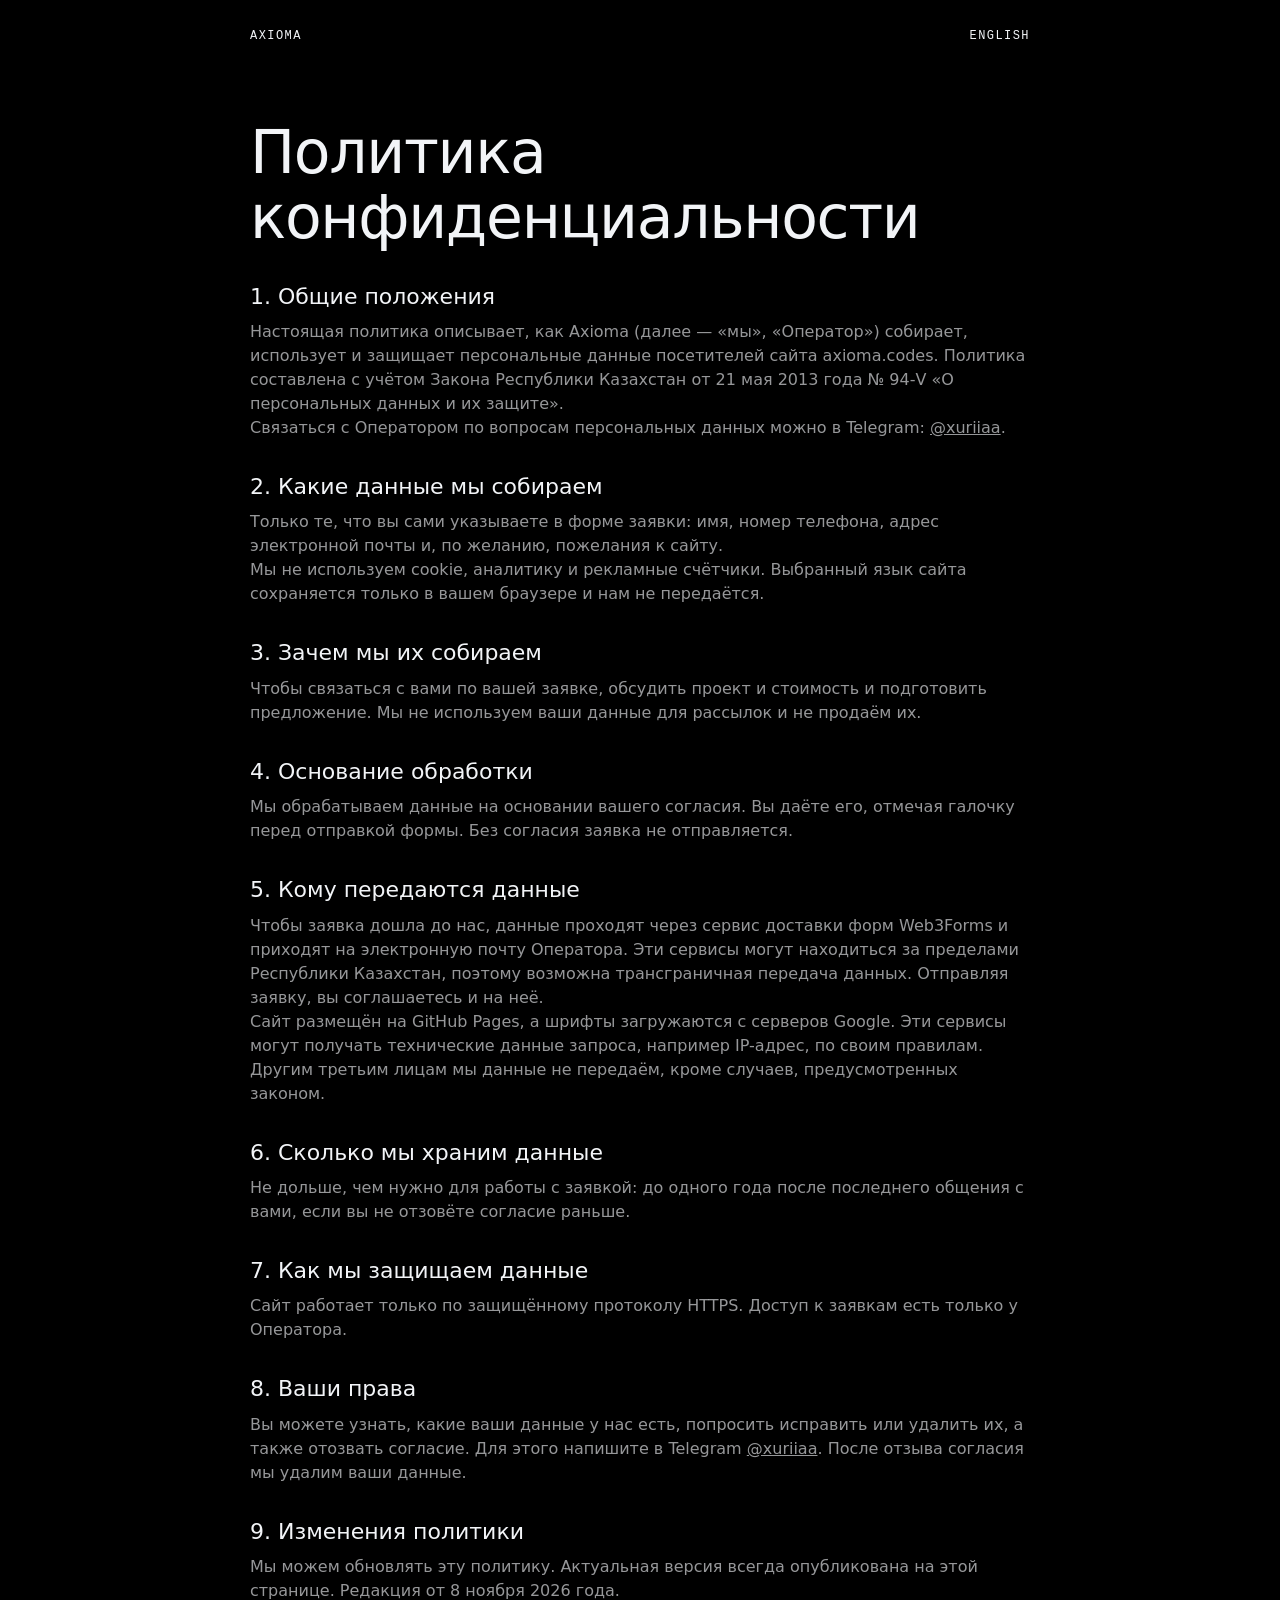
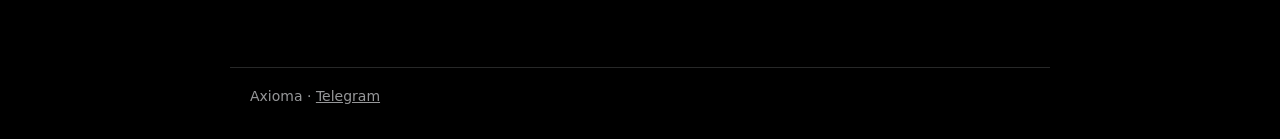
<file: privacy/index.html>
<!doctype html>
<html lang="ru">
<head>
<meta charset="utf-8">
<meta name="viewport" content="width=device-width, initial-scale=1">
<meta http-equiv="Content-Security-Policy" content="default-src 'none'; script-src 'self'; style-src 'self' https://fonts.googleapis.com; font-src https://fonts.gstatic.com; img-src 'self' data:; base-uri 'none'; form-action 'none'; object-src 'none'">
<meta name="referrer" content="strict-origin-when-cross-origin">
<title>Политика конфиденциальности — Axioma</title>
<meta name="description" content="Как Axioma собирает, использует и защищает персональные данные.">
<link rel="canonical" href="https://axioma.codes/privacy/">
<link rel="alternate" hreflang="ru" href="https://axioma.codes/privacy/">
<link rel="alternate" hreflang="en" href="https://axioma.codes/en/privacy/">
<link rel="alternate" hreflang="x-default" href="https://axioma.codes/en/privacy/">
<meta property="og:type" content="website">
<meta property="og:title" content="Политика конфиденциальности — Axioma">
<meta property="og:description" content="Как Axioma собирает, использует и защищает персональные данные.">
<meta property="og:url" content="https://axioma.codes/privacy/">
<meta property="og:image" content="https://axioma.codes/og.png">
<meta property="og:image:width" content="1200">
<meta property="og:image:height" content="630">
<meta name="twitter:card" content="summary_large_image">
<link rel="icon" href="data:image/svg+xml,%3Csvg xmlns='http://www.w3.org/2000/svg' viewBox='0 0 32 32'%3E%3Crect width='32' height='32' fill='%23000'/%3E%3Cpath d='M7 25 16 7l9 18' fill='none' stroke='%23fff' stroke-width='2.4'/%3E%3C/svg%3E">
<link rel="preconnect" href="https://fonts.googleapis.com">
<link rel="preconnect" href="https://fonts.gstatic.com" crossorigin>
<link href="https://fonts.googleapis.com/css2?family=JetBrains+Mono:wght@400;500&family=Onest:wght@300;400&display=swap" rel="stylesheet">
<link rel="stylesheet" href="/css/page.css">
</head>
<body>
<header><a href="/">Axioma</a><a href="/en/privacy/">English</a></header>
<main class="legal"><h1>Политика конфиденциальности</h1><h2>1. Общие положения</h2><p>Настоящая политика описывает, как Axioma (далее — «мы», «Оператор») собирает, использует и защищает персональные данные посетителей сайта axioma.codes. Политика составлена с учётом Закона Республики Казахстан от 21 мая 2013 года № 94-V «О персональных данных и их защите».</p><p>Связаться с Оператором по вопросам персональных данных можно в Telegram: <a href="https://t.me/xuriiaa">@xuriiaa</a>.</p><h2>2. Какие данные мы собираем</h2><p>Только те, что вы сами указываете в форме заявки: имя, номер телефона, адрес электронной почты и, по желанию, пожелания к сайту.</p><p>Мы не используем cookie, аналитику и рекламные счётчики. Выбранный язык сайта сохраняется только в вашем браузере и нам не передаётся.</p><h2>3. Зачем мы их собираем</h2><p>Чтобы связаться с вами по вашей заявке, обсудить проект и стоимость и подготовить предложение. Мы не используем ваши данные для рассылок и не продаём их.</p><h2>4. Основание обработки</h2><p>Мы обрабатываем данные на основании вашего согласия. Вы даёте его, отмечая галочку перед отправкой формы. Без согласия заявка не отправляется.</p><h2>5. Кому передаются данные</h2><p>Чтобы заявка дошла до нас, данные проходят через сервис доставки форм Web3Forms и приходят на электронную почту Оператора. Эти сервисы могут находиться за пределами Республики Казахстан, поэтому возможна трансграничная передача данных. Отправляя заявку, вы соглашаетесь и на неё.</p><p>Сайт размещён на GitHub Pages, а шрифты загружаются с серверов Google. Эти сервисы могут получать технические данные запроса, например IP-адрес, по своим правилам.</p><p>Другим третьим лицам мы данные не передаём, кроме случаев, предусмотренных законом.</p><h2>6. Сколько мы храним данные</h2><p>Не дольше, чем нужно для работы с заявкой: до одного года после последнего общения с вами, если вы не отзовёте согласие раньше.</p><h2>7. Как мы защищаем данные</h2><p>Сайт работает только по защищённому протоколу HTTPS. Доступ к заявкам есть только у Оператора.</p><h2>8. Ваши права</h2><p>Вы можете узнать, какие ваши данные у нас есть, попросить исправить или удалить их, а также отозвать согласие. Для этого напишите в Telegram <a href="https://t.me/xuriiaa">@xuriiaa</a>. После отзыва согласия мы удалим ваши данные.</p><h2>9. Изменения политики</h2><p>Мы можем обновлять эту политику. Актуальная версия всегда опубликована на этой странице. Редакция от 8 ноября 2026 года.</p></main>
<footer>Axioma · <a href="https://t.me/xuriiaa" rel="noopener">Telegram</a></footer>
</body>
</html>
</file>
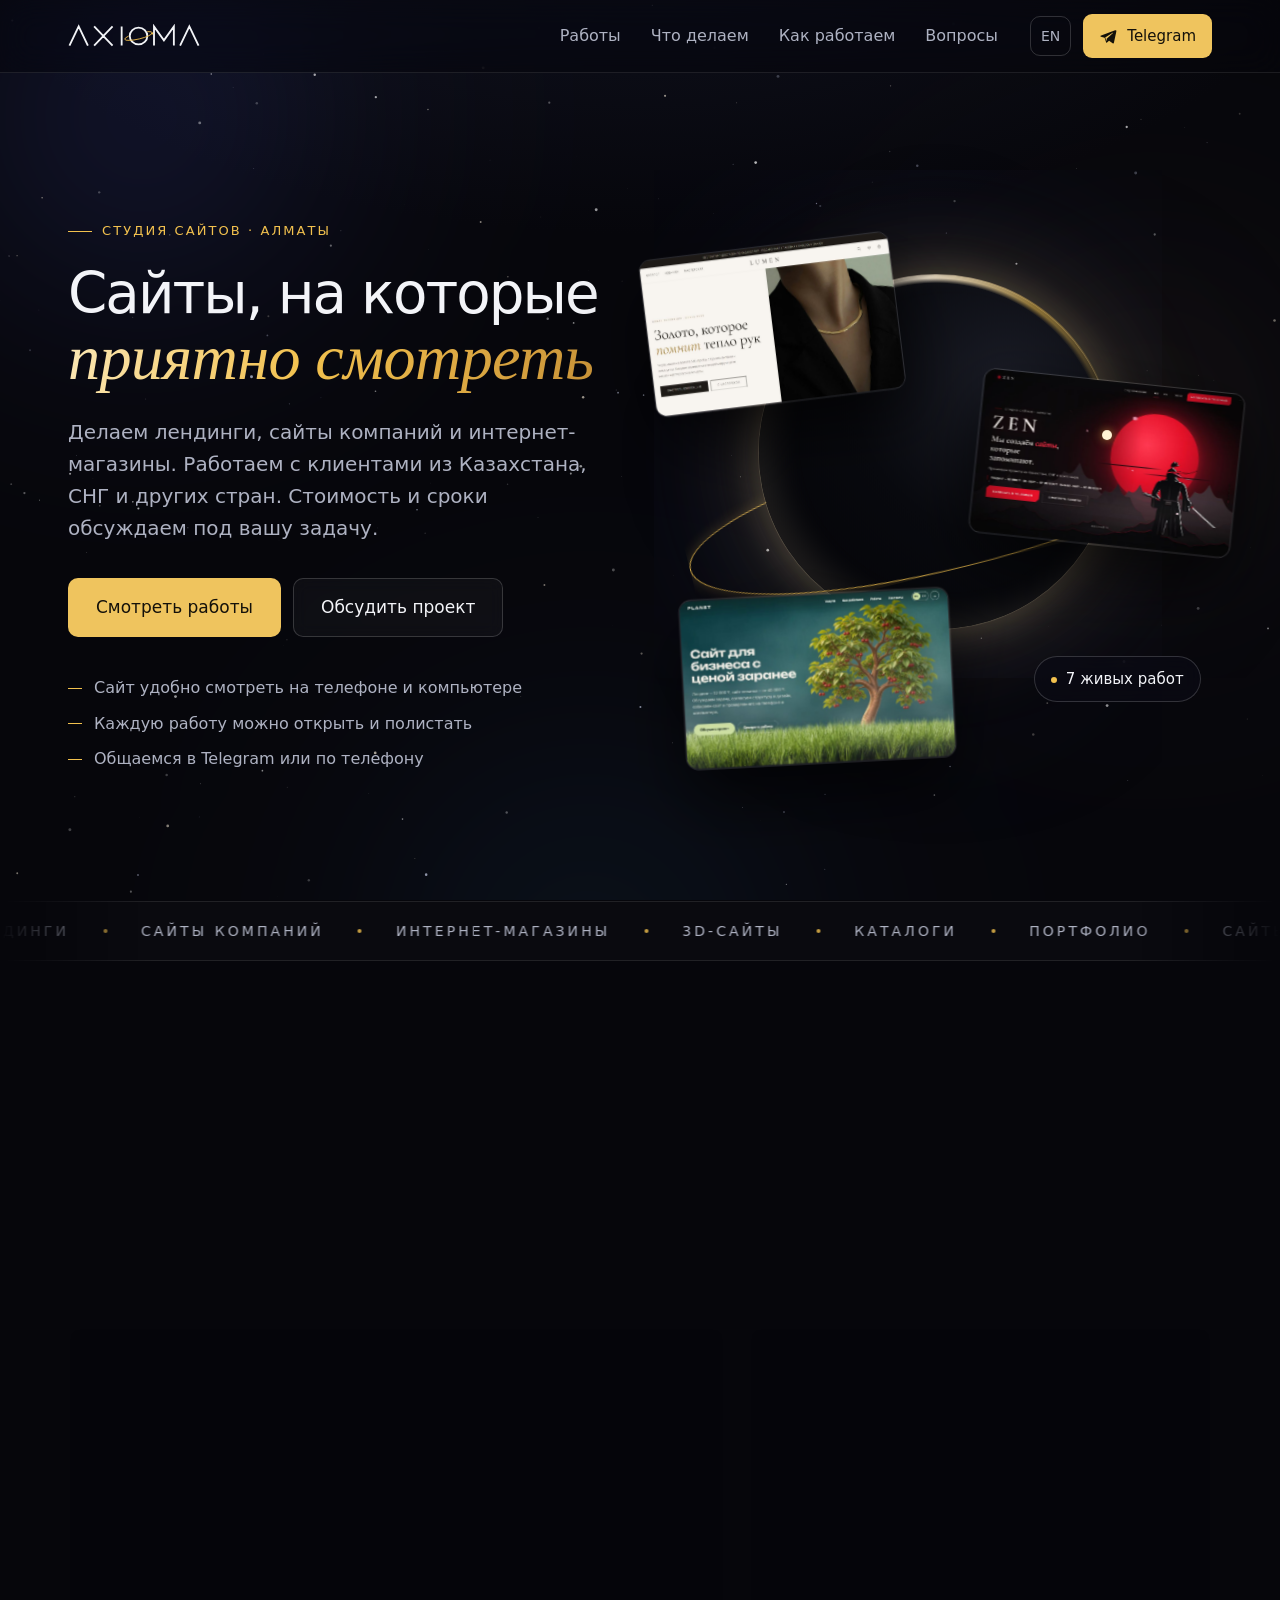
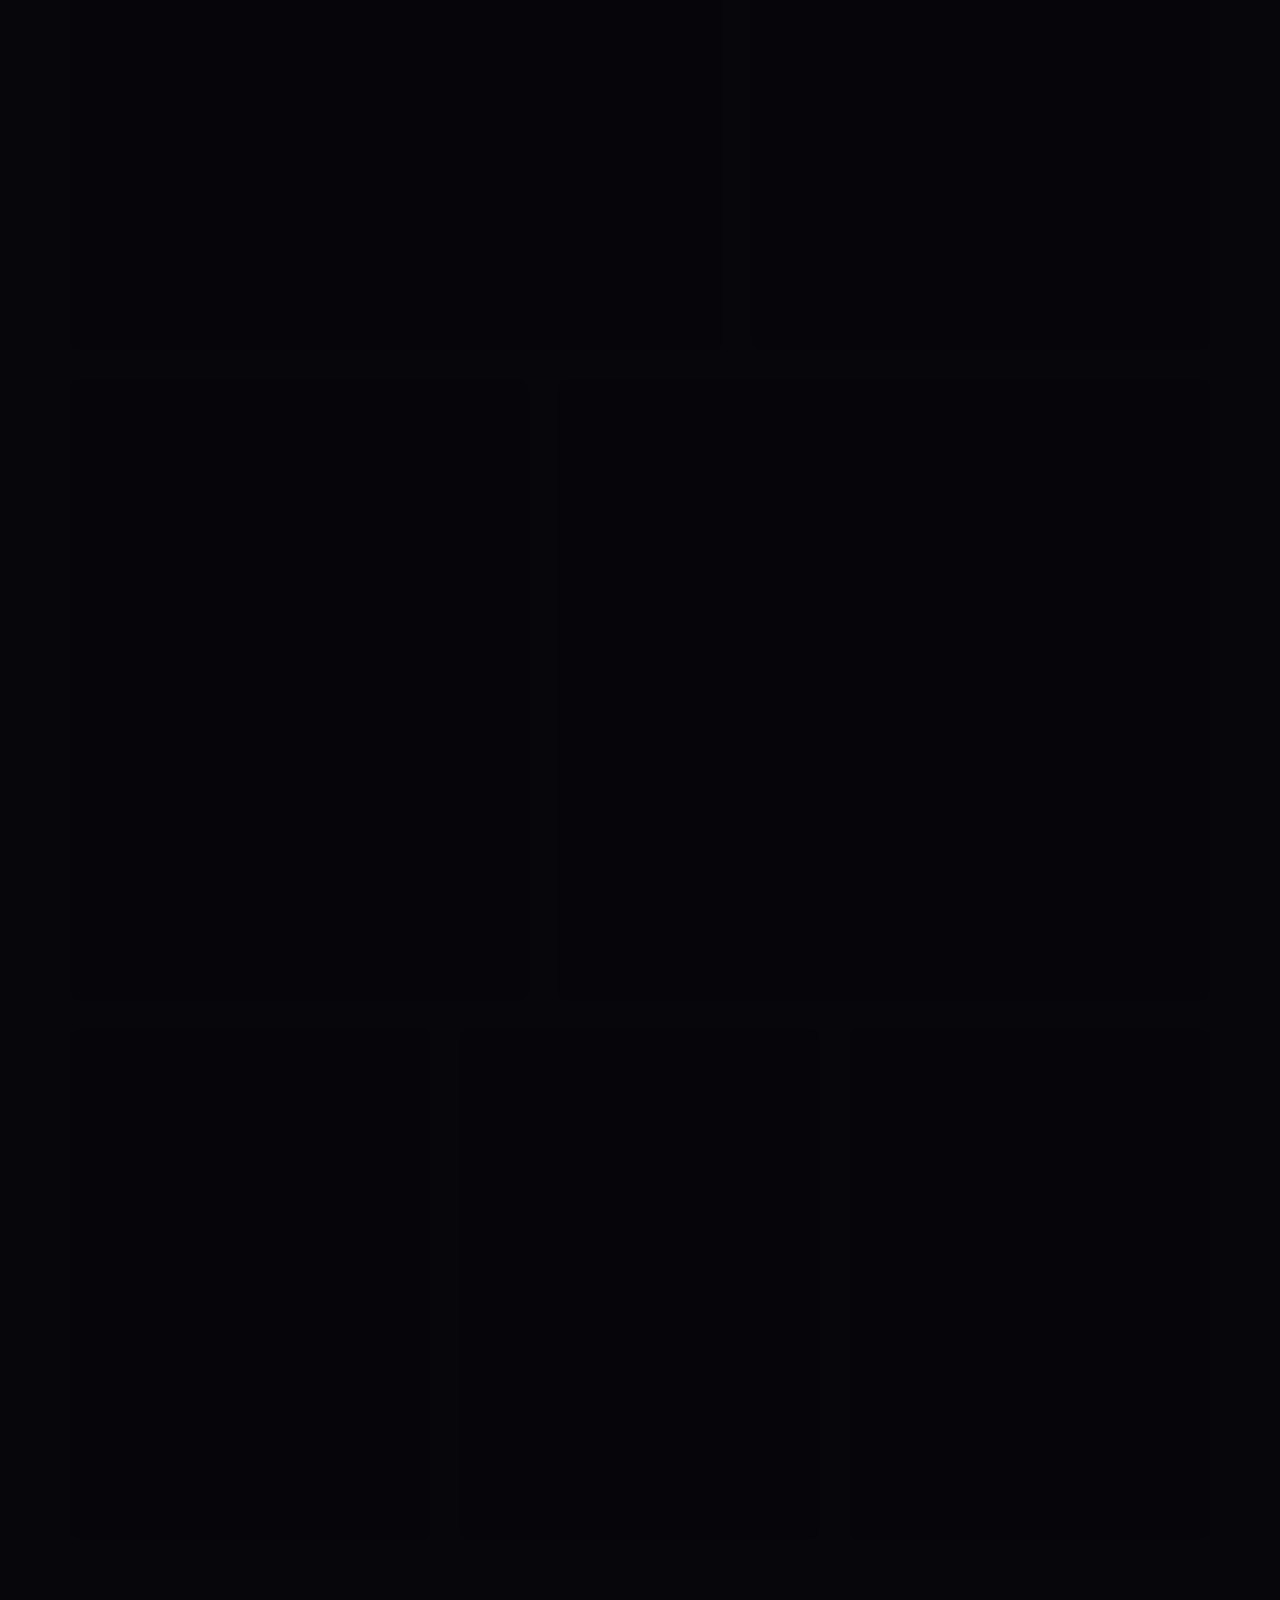
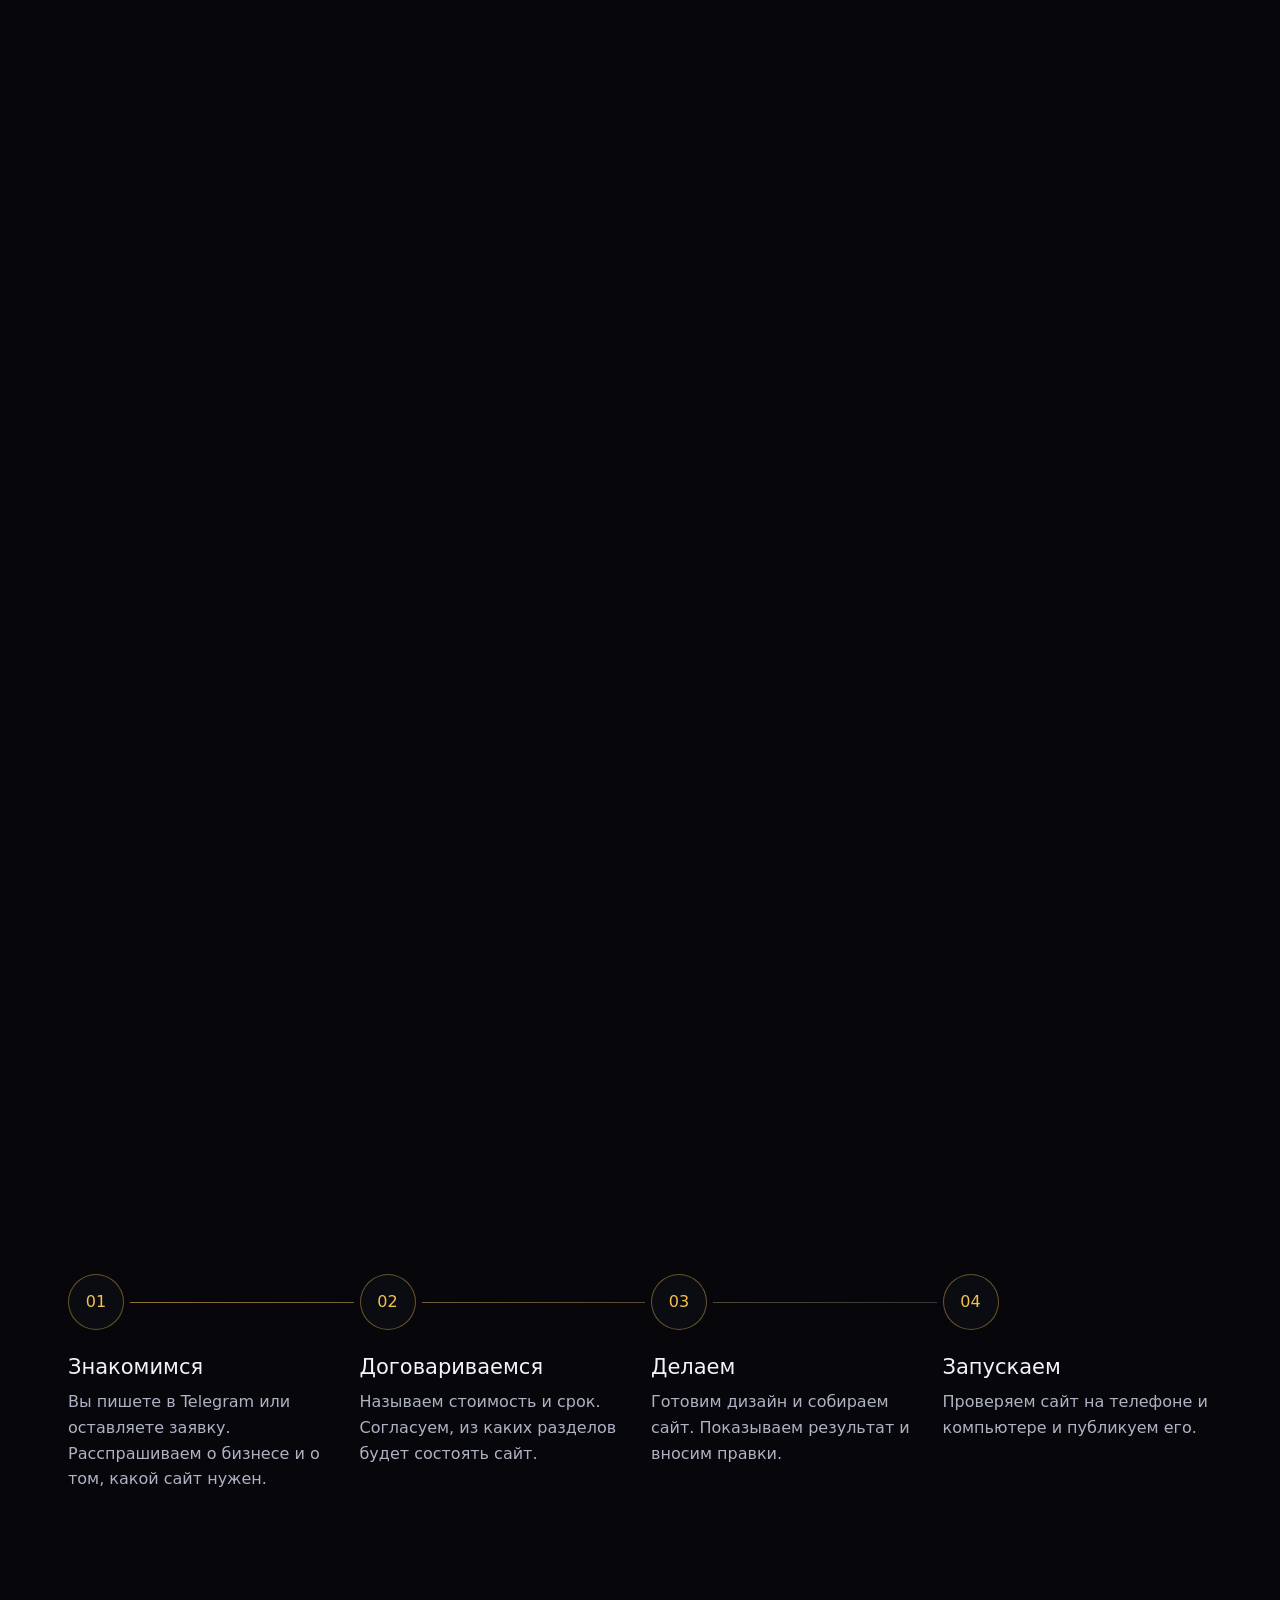
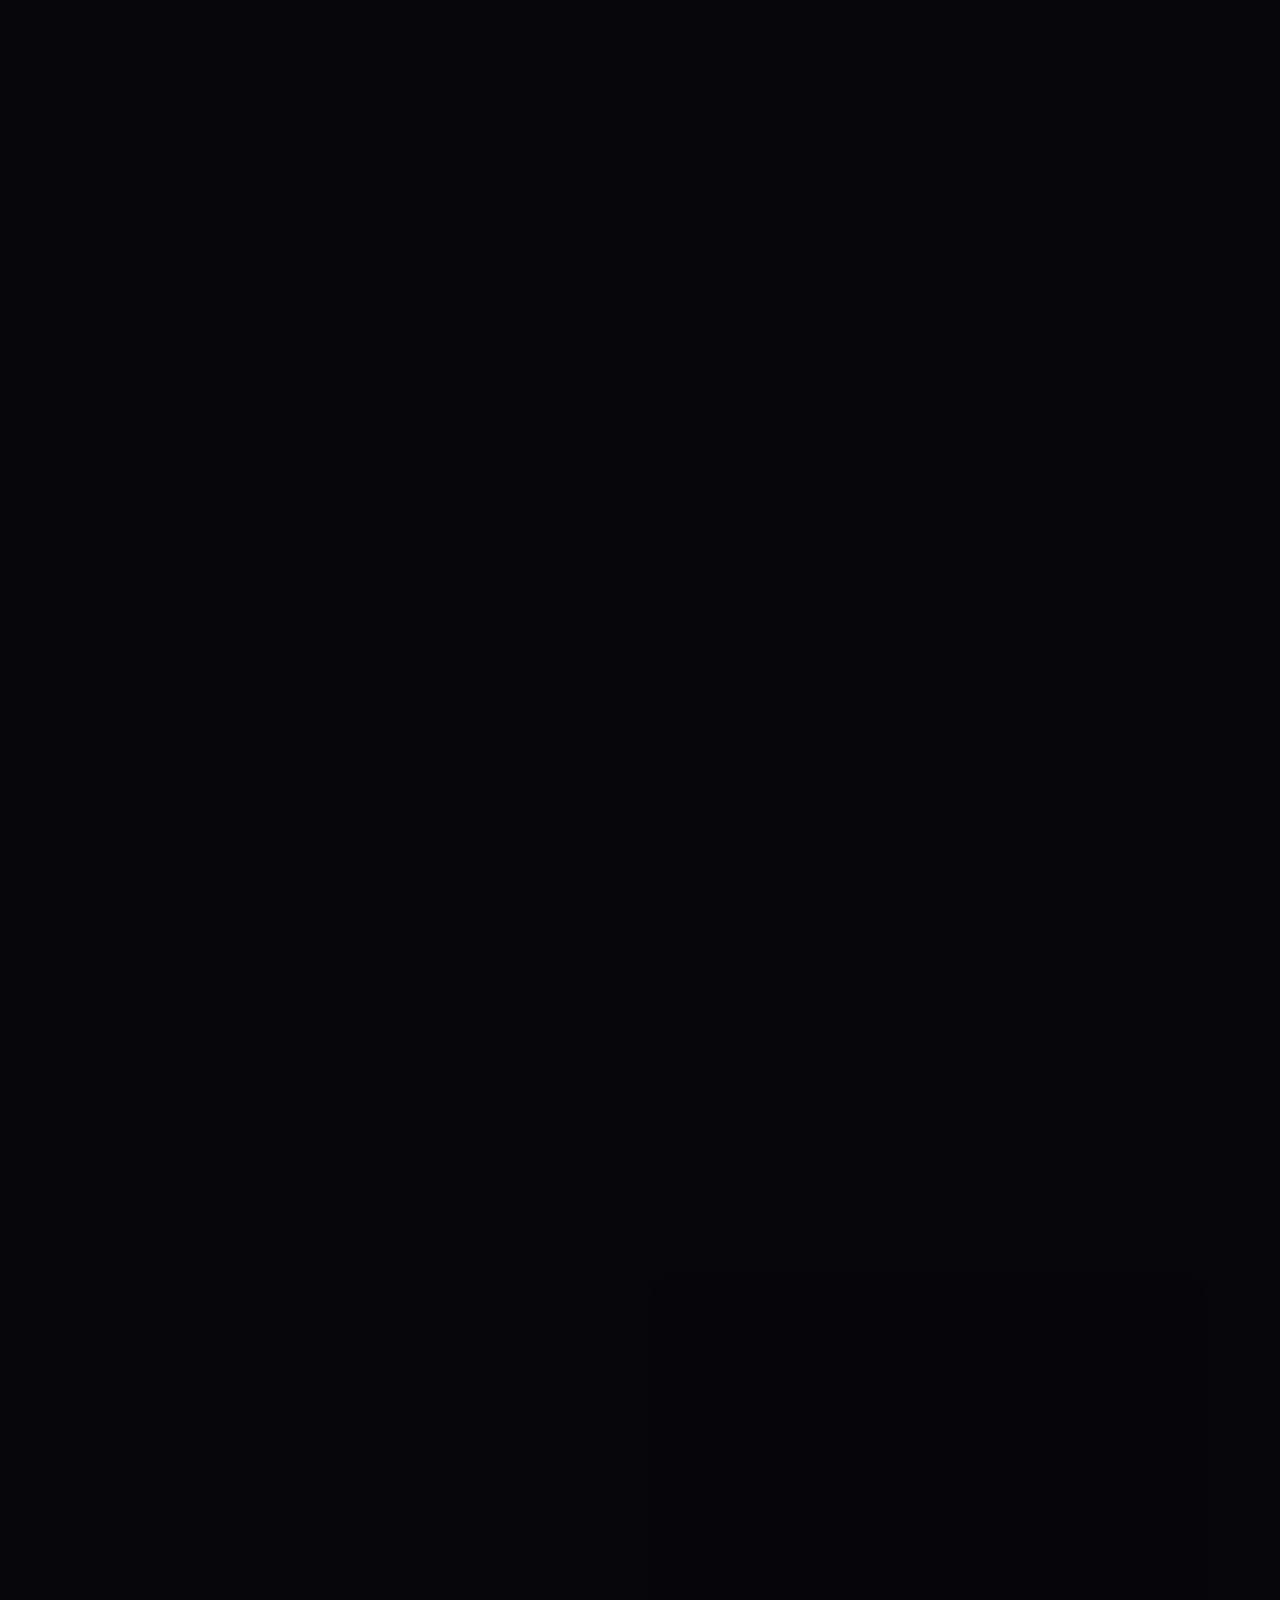
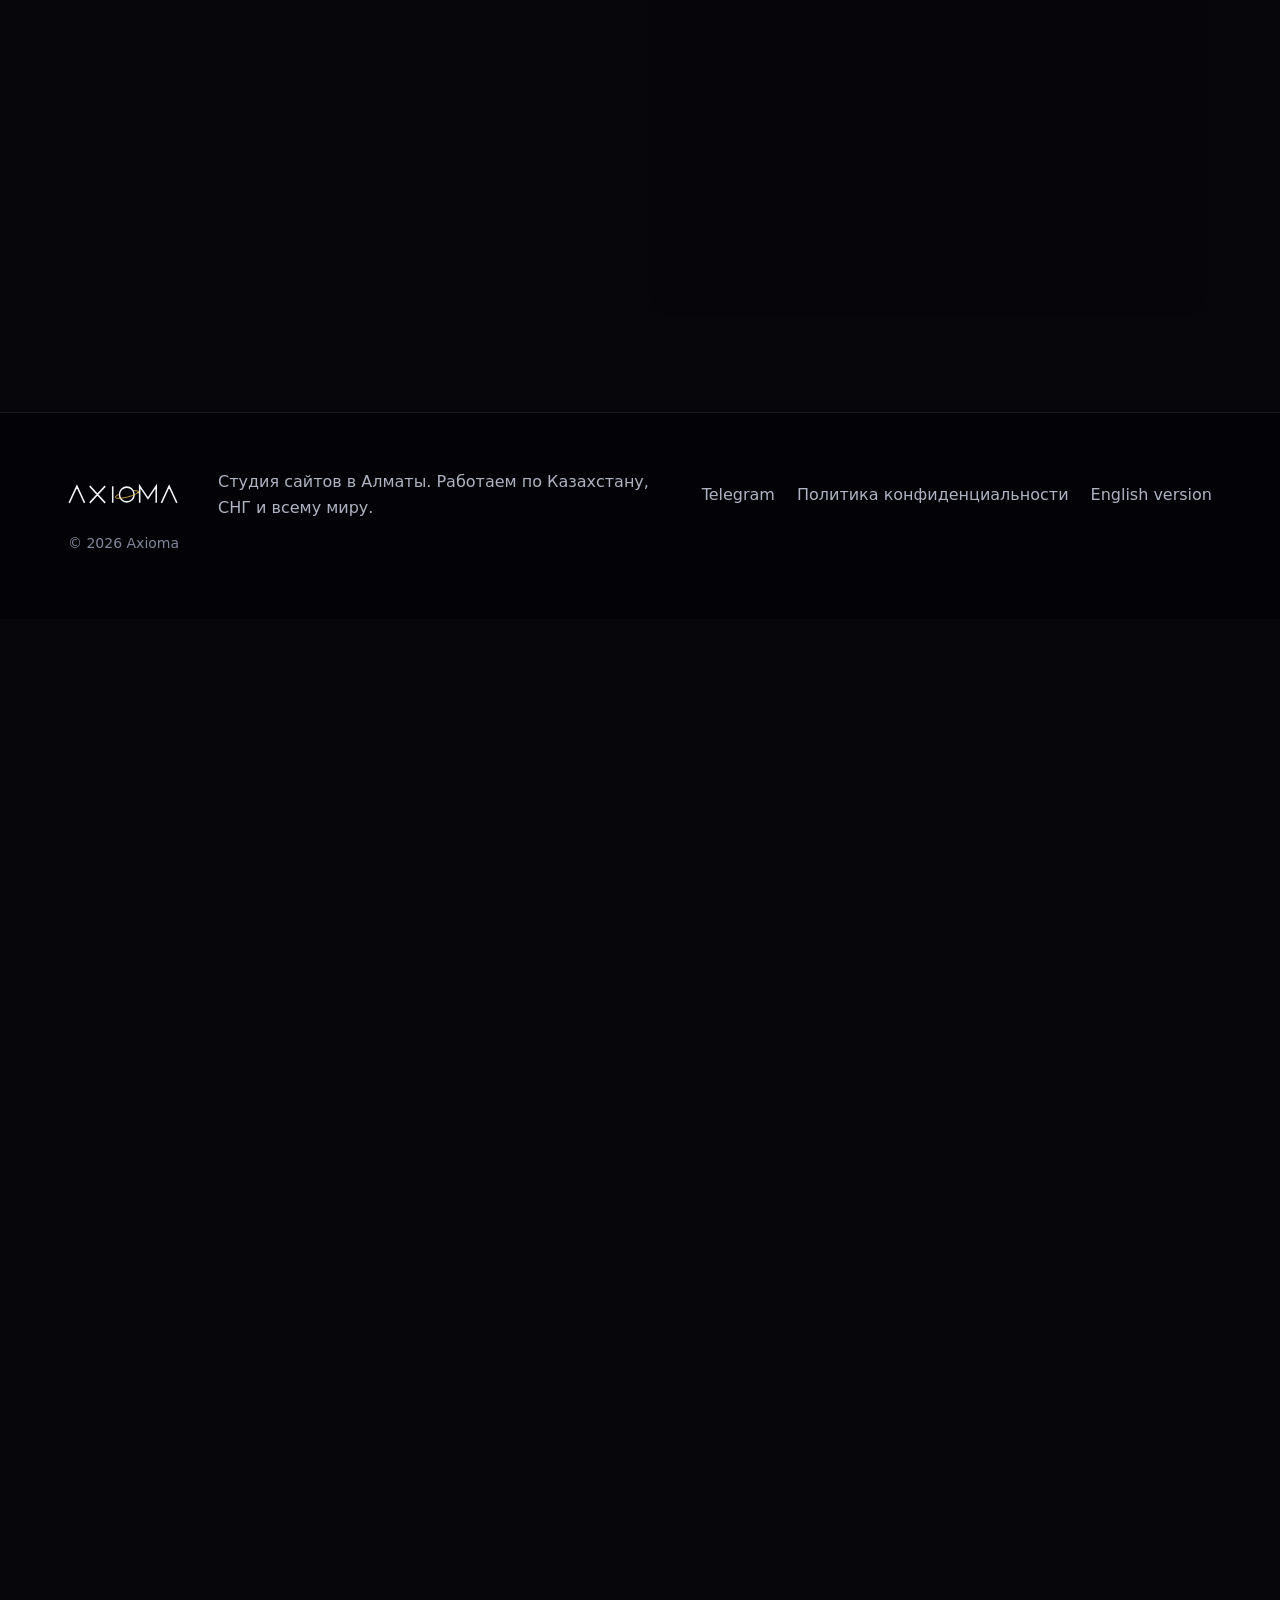
<file: services/index.html>
<!doctype html>
<html lang="ru">
<head>
<meta charset="utf-8">
<meta http-equiv="Content-Security-Policy" content="default-src 'none'; base-uri 'none'">
<meta http-equiv="refresh" content="0; url=/#services">
<meta name="robots" content="noindex">
<link rel="canonical" href="https://axioma.codes/#services">
<title>Axioma</title>
</head>
<body><p><a href="/#services">axioma.codes</a></p></body>
</html>
</file>
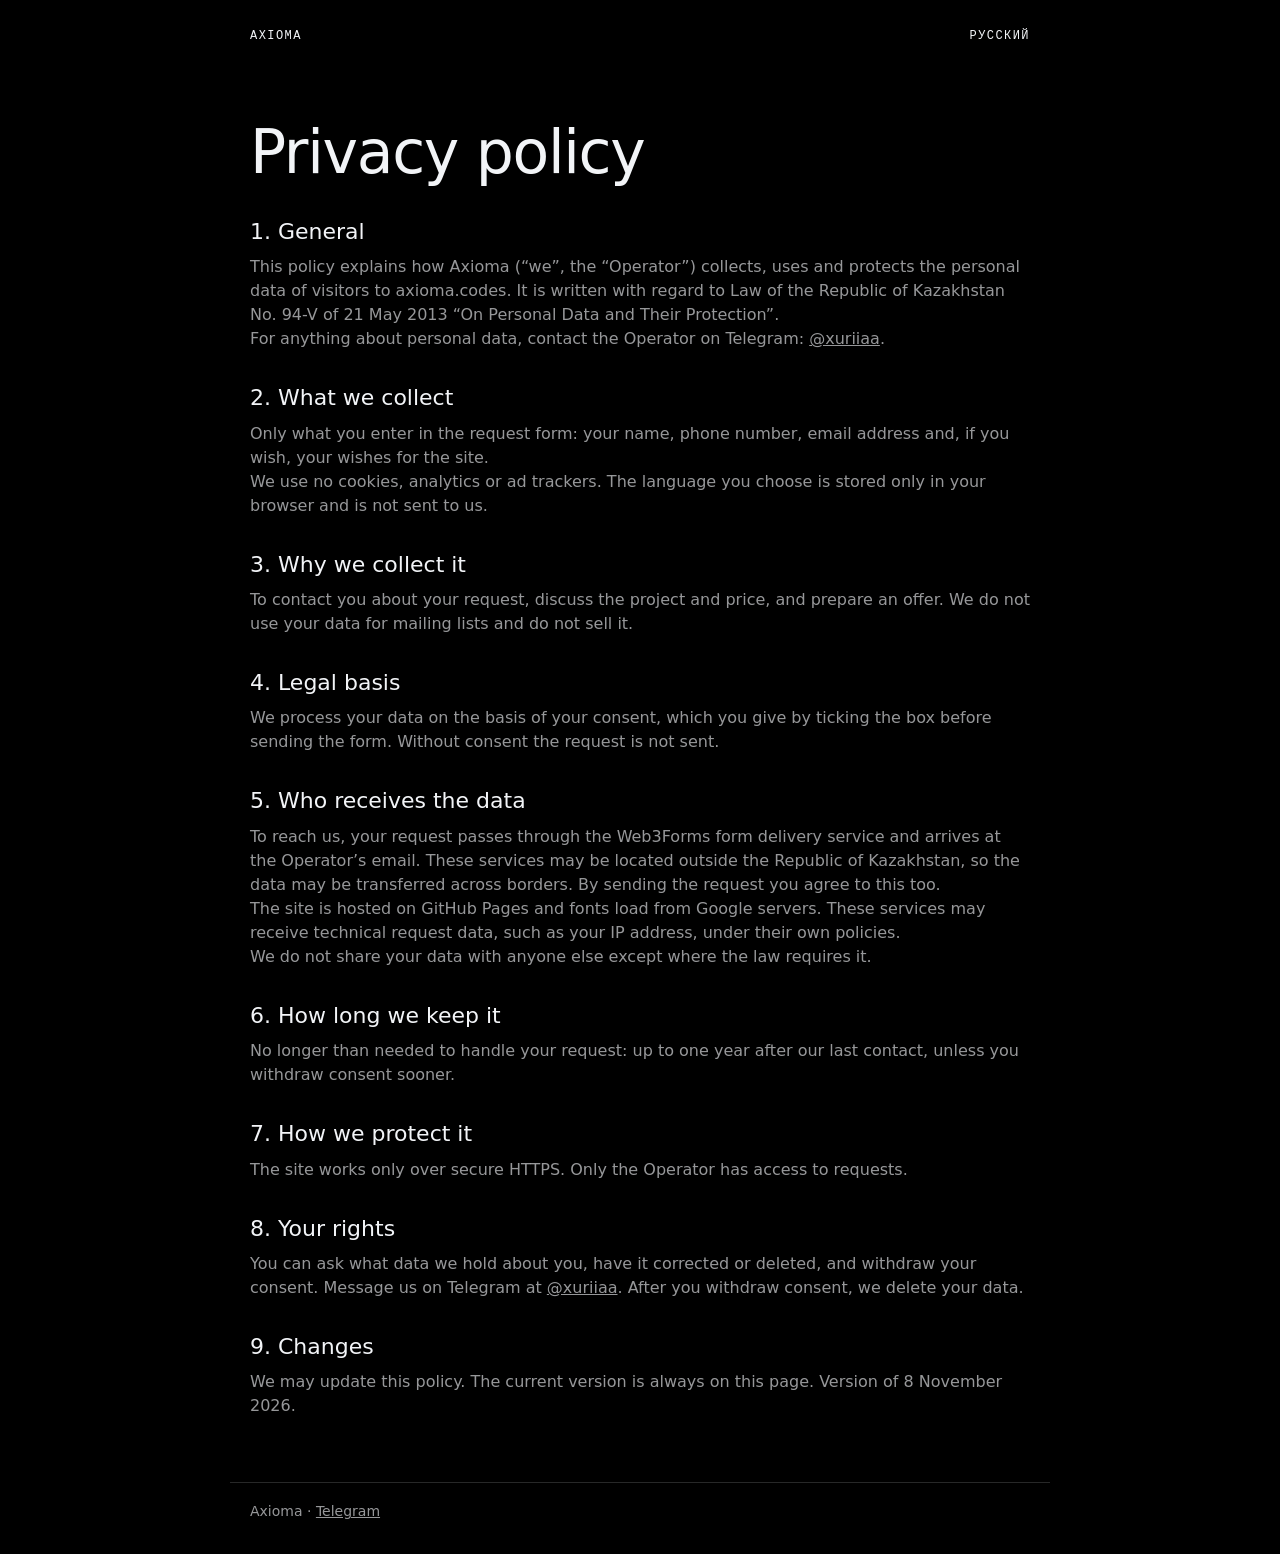
<file: en/privacy/index.html>
<!doctype html>
<html lang="en">
<head>
<meta charset="utf-8">
<meta name="viewport" content="width=device-width, initial-scale=1">
<meta http-equiv="Content-Security-Policy" content="default-src 'none'; script-src 'self'; style-src 'self' https://fonts.googleapis.com; font-src https://fonts.gstatic.com; img-src 'self' data:; base-uri 'none'; form-action 'none'; object-src 'none'">
<meta name="referrer" content="strict-origin-when-cross-origin">
<title>Privacy policy — Axioma</title>
<meta name="description" content="How Axioma collects, uses and protects personal data.">
<link rel="canonical" href="https://axioma.codes/en/privacy/">
<link rel="alternate" hreflang="ru" href="https://axioma.codes/privacy/">
<link rel="alternate" hreflang="en" href="https://axioma.codes/en/privacy/">
<link rel="alternate" hreflang="x-default" href="https://axioma.codes/en/privacy/">
<meta property="og:type" content="website">
<meta property="og:title" content="Privacy policy — Axioma">
<meta property="og:description" content="How Axioma collects, uses and protects personal data.">
<meta property="og:url" content="https://axioma.codes/en/privacy/">
<meta property="og:image" content="https://axioma.codes/og.png">
<meta property="og:image:width" content="1200">
<meta property="og:image:height" content="630">
<meta name="twitter:card" content="summary_large_image">
<link rel="icon" href="data:image/svg+xml,%3Csvg xmlns='http://www.w3.org/2000/svg' viewBox='0 0 32 32'%3E%3Crect width='32' height='32' fill='%23000'/%3E%3Cpath d='M7 25 16 7l9 18' fill='none' stroke='%23fff' stroke-width='2.4'/%3E%3C/svg%3E">
<link rel="preconnect" href="https://fonts.googleapis.com">
<link rel="preconnect" href="https://fonts.gstatic.com" crossorigin>
<link href="https://fonts.googleapis.com/css2?family=JetBrains+Mono:wght@400;500&family=Onest:wght@300;400&display=swap" rel="stylesheet">
<link rel="stylesheet" href="/css/page.css">
</head>
<body>
<header><a href="/en/">Axioma</a><a href="/privacy/">Русский</a></header>
<main class="legal"><h1>Privacy policy</h1><h2>1. General</h2><p>This policy explains how Axioma (“we”, the “Operator”) collects, uses and protects the personal data of visitors to axioma.codes. It is written with regard to Law of the Republic of Kazakhstan No. 94-V of 21 May 2013 “On Personal Data and Their Protection”.</p><p>For anything about personal data, contact the Operator on Telegram: <a href="https://t.me/xuriiaa">@xuriiaa</a>.</p><h2>2. What we collect</h2><p>Only what you enter in the request form: your name, phone number, email address and, if you wish, your wishes for the site.</p><p>We use no cookies, analytics or ad trackers. The language you choose is stored only in your browser and is not sent to us.</p><h2>3. Why we collect it</h2><p>To contact you about your request, discuss the project and price, and prepare an offer. We do not use your data for mailing lists and do not sell it.</p><h2>4. Legal basis</h2><p>We process your data on the basis of your consent, which you give by ticking the box before sending the form. Without consent the request is not sent.</p><h2>5. Who receives the data</h2><p>To reach us, your request passes through the Web3Forms form delivery service and arrives at the Operator’s email. These services may be located outside the Republic of Kazakhstan, so the data may be transferred across borders. By sending the request you agree to this too.</p><p>The site is hosted on GitHub Pages and fonts load from Google servers. These services may receive technical request data, such as your IP address, under their own policies.</p><p>We do not share your data with anyone else except where the law requires it.</p><h2>6. How long we keep it</h2><p>No longer than needed to handle your request: up to one year after our last contact, unless you withdraw consent sooner.</p><h2>7. How we protect it</h2><p>The site works only over secure HTTPS. Only the Operator has access to requests.</p><h2>8. Your rights</h2><p>You can ask what data we hold about you, have it corrected or deleted, and withdraw your consent. Message us on Telegram at <a href="https://t.me/xuriiaa">@xuriiaa</a>. After you withdraw consent, we delete your data.</p><h2>9. Changes</h2><p>We may update this policy. The current version is always on this page. Version of 8 November 2026.</p></main>
<footer>Axioma · <a href="https://t.me/xuriiaa" rel="noopener">Telegram</a></footer>
</body>
</html>
</file>
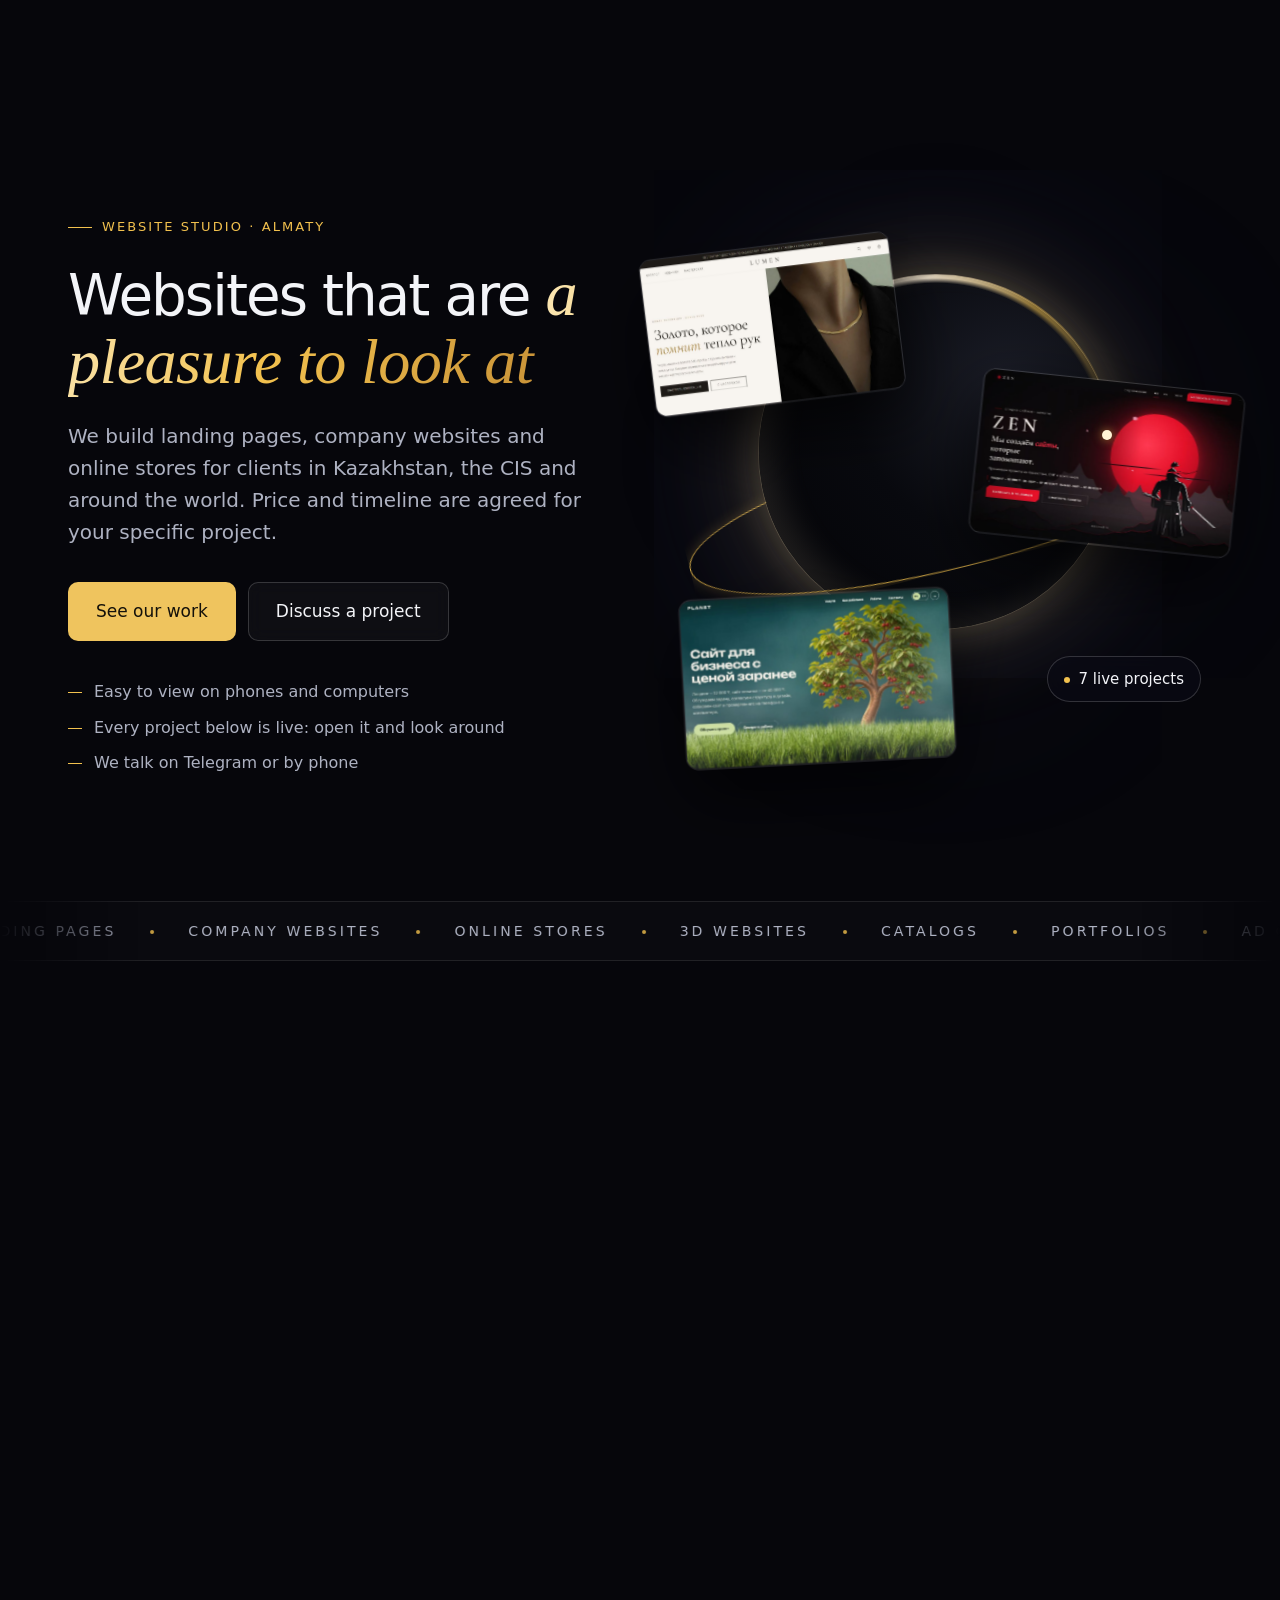
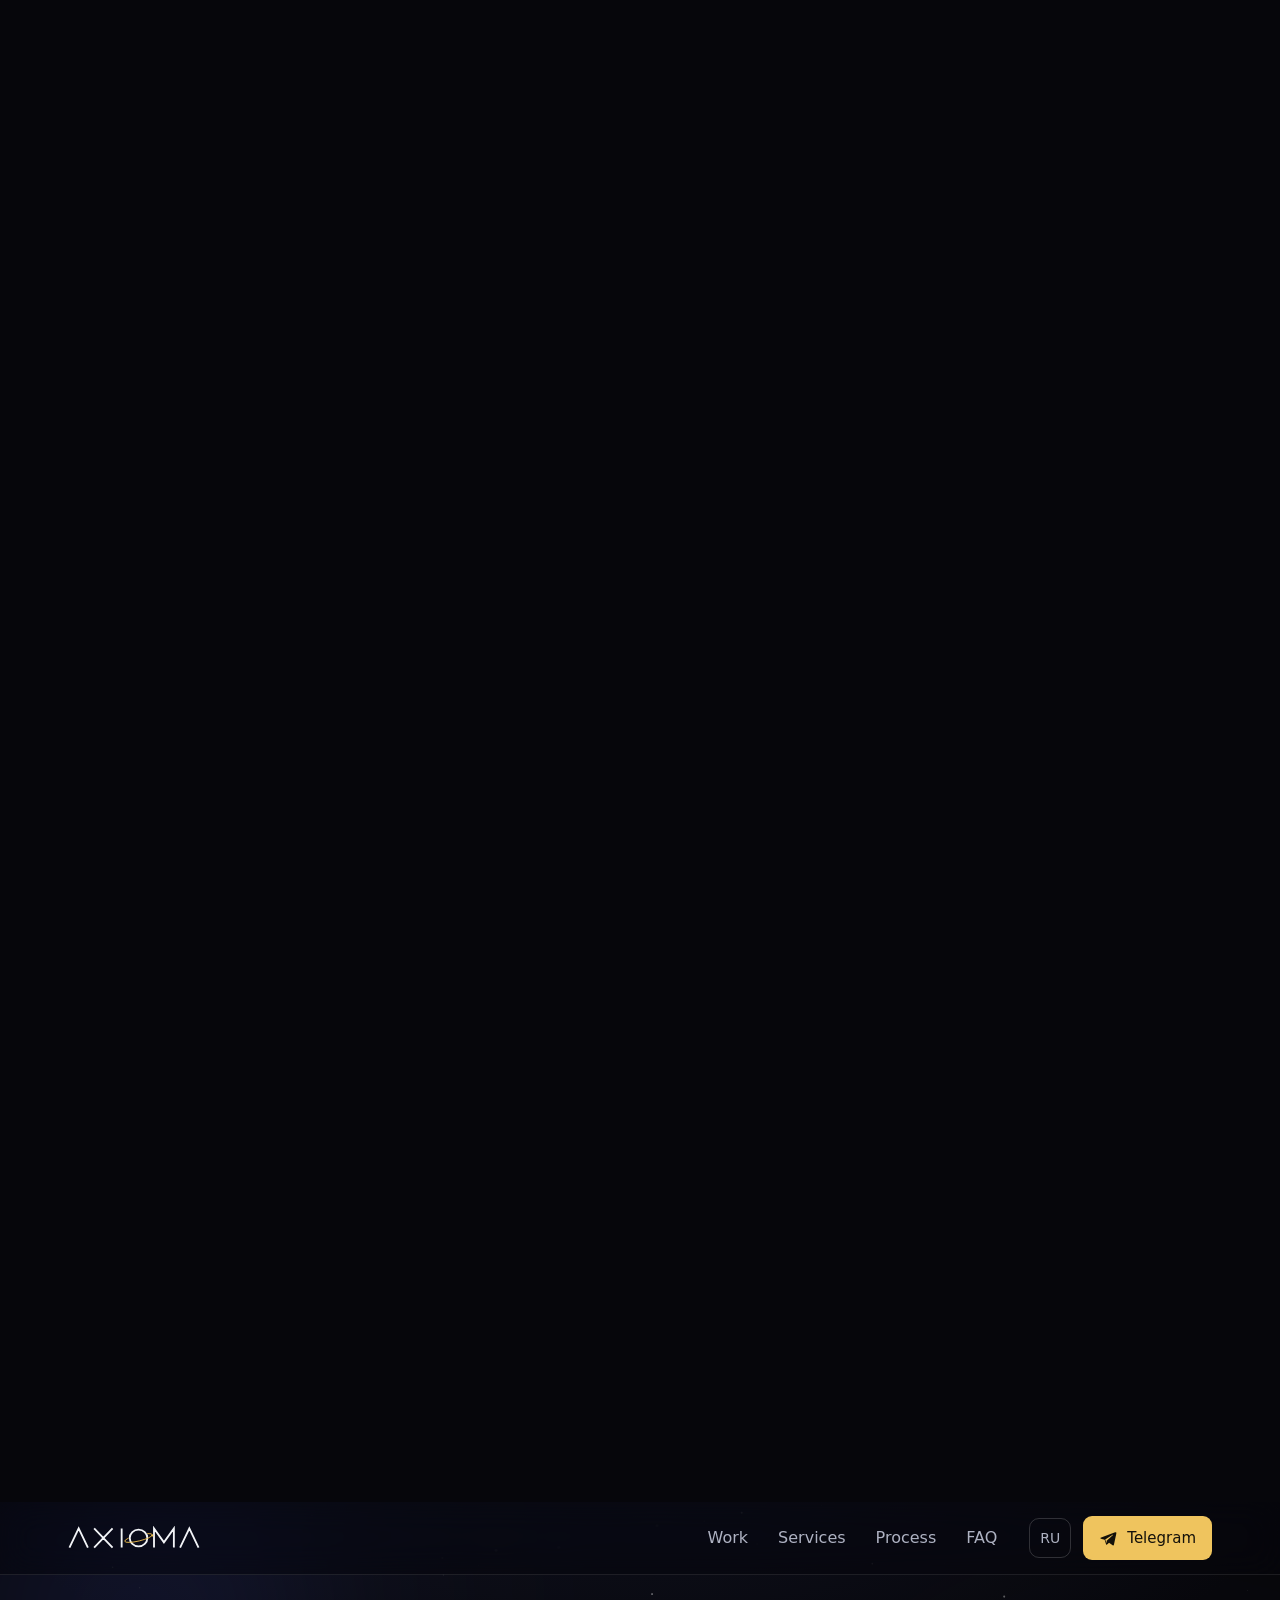
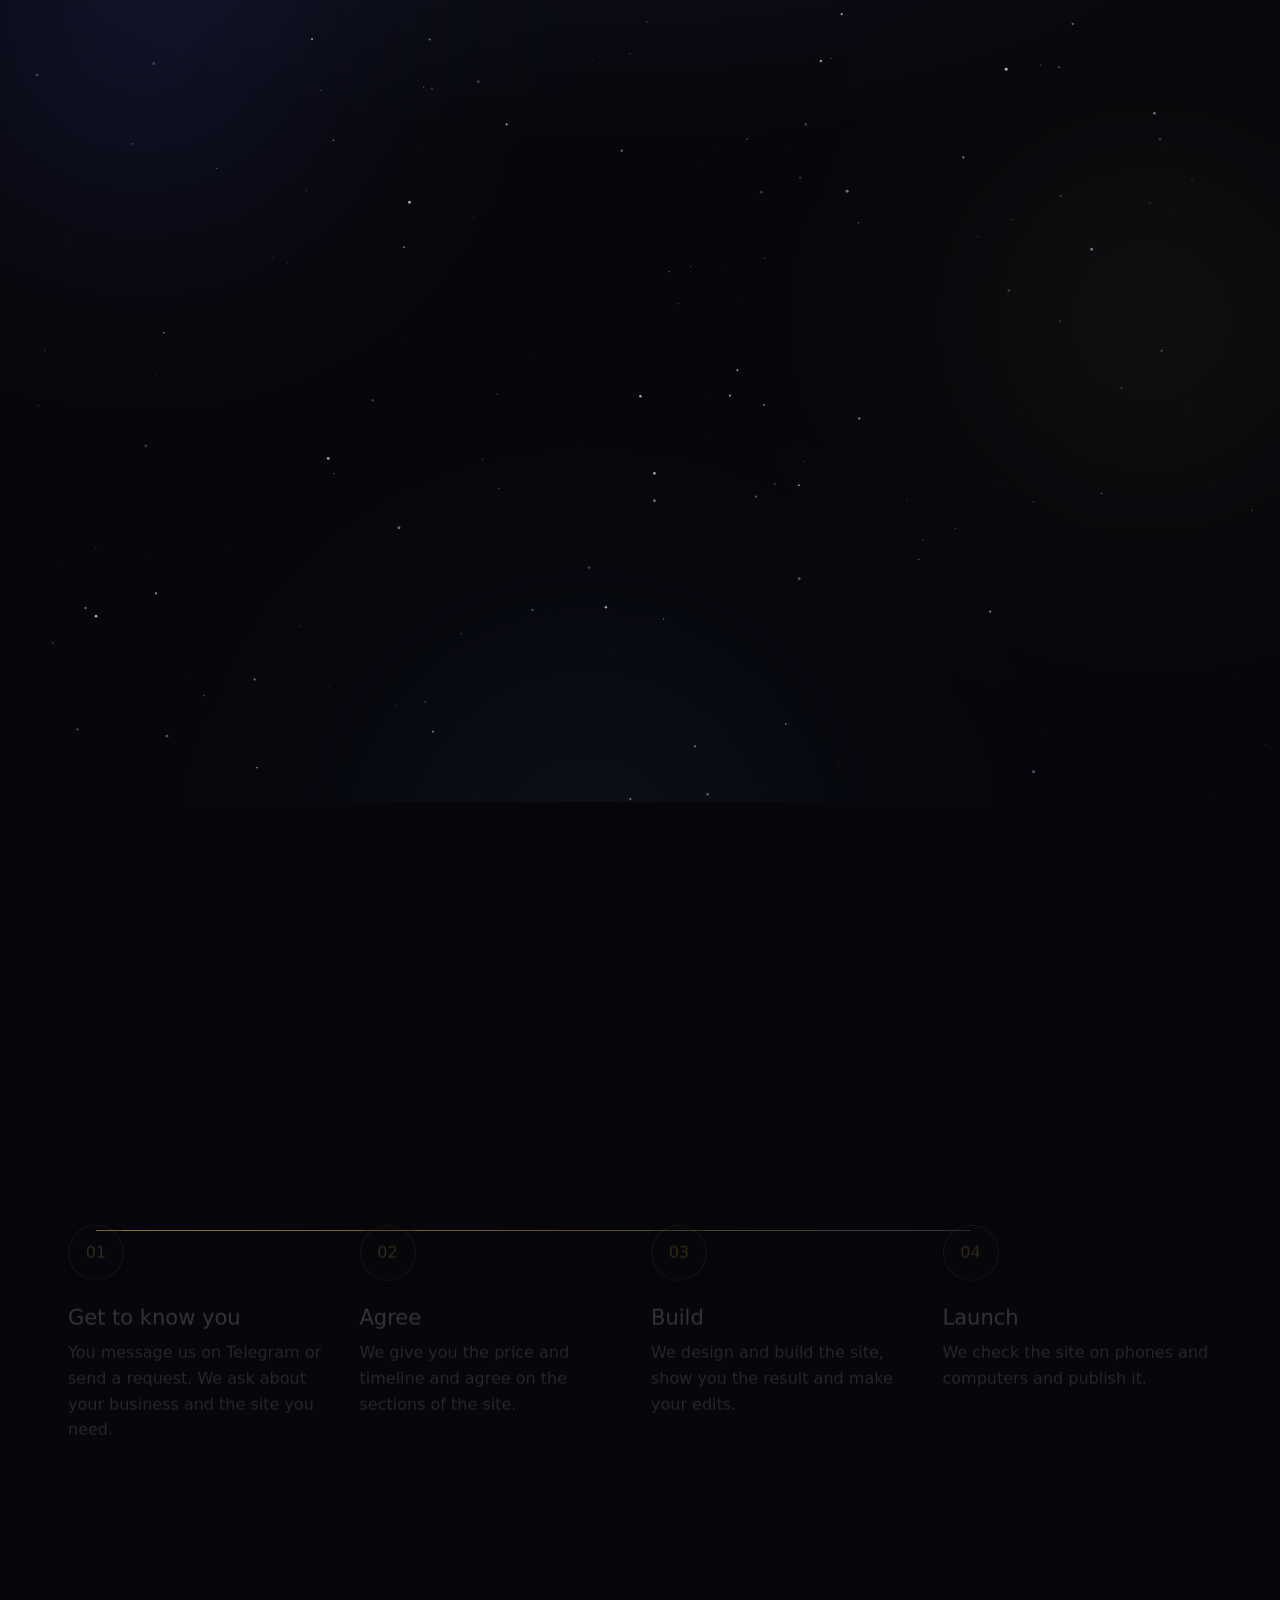
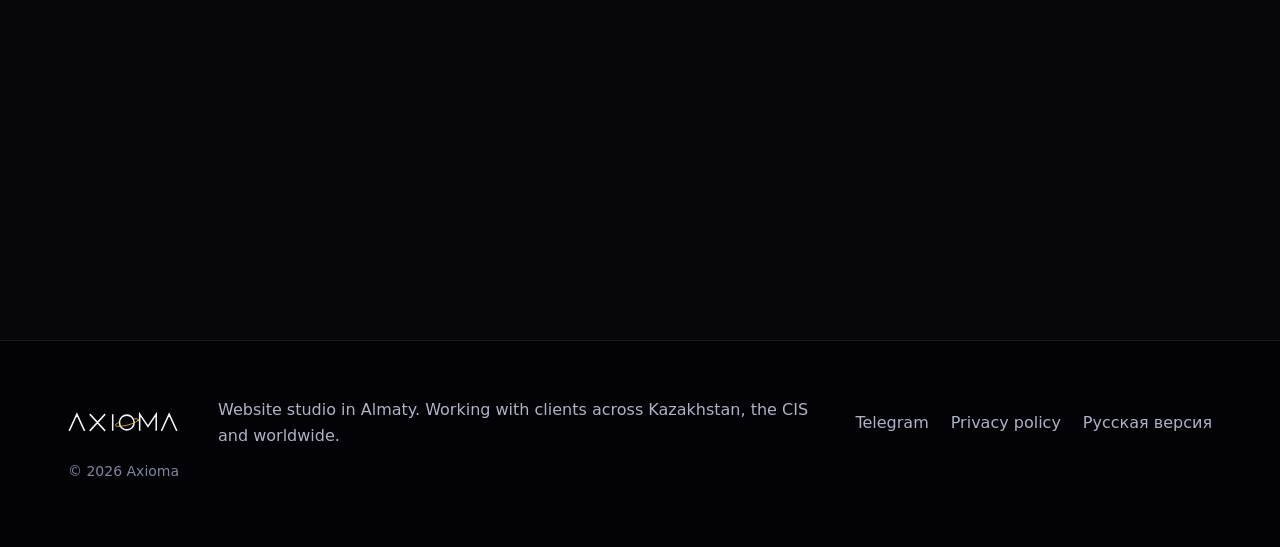
<file: en/services/index.html>
<!doctype html>
<html lang="en">
<head>
<meta charset="utf-8">
<meta http-equiv="Content-Security-Policy" content="default-src 'none'; base-uri 'none'">
<meta http-equiv="refresh" content="0; url=/en/#services">
<meta name="robots" content="noindex">
<link rel="canonical" href="https://axioma.codes/en/#services">
<title>Axioma</title>
</head>
<body><p><a href="/en/#services">axioma.codes</a></p></body>
</html>
</file>
<file: css/home.css>
:root{
  --bg:#06060b;--glass:rgba(255,255,255,.035);--glass2:rgba(255,255,255,.06);--line:rgba(255,255,255,.09);--line2:rgba(255,255,255,.17);
  --fg:#f3f4f8;--mute:#aeb2c2;--dim:#80859a;--gold:#f2c14e;--gold2:#ffd77a;--pink:#ff6fb5;--violet:#8b7bff;--cyan:#4fd1ff;
  --red:#ff7b72;--green:#7be3a0;--irid:linear-gradient(100deg,#fbe7b5 0%,#f2c14e 45%,#c99338 100%);
  --r:14px;--sans:"Onest","Segoe UI",system-ui,-apple-system,sans-serif;--disp:"Onest","Segoe UI",system-ui,sans-serif;--serif:"Cormorant Garamond",Georgia,serif
}
*{box-sizing:border-box;margin:0}
html{background:var(--bg);color-scheme:dark;-webkit-text-size-adjust:100%;scroll-behavior:smooth;scroll-padding-top:84px}
body{background:transparent;color:var(--fg);font:400 18px/1.6 var(--sans);-webkit-font-smoothing:antialiased;overflow-x:hidden}
a{color:inherit}
img{display:block;max-width:100%;height:auto}
button,input,textarea{font:inherit;color:inherit}
:focus-visible{outline:2px solid var(--gold);outline-offset:3px;border-radius:6px}
::selection{background:rgba(242,193,78,.35)}
.wrap{max-width:1200px;margin:0 auto;padding:0 28px;position:relative}

/* ---------- space background ---------- */
#stars{position:fixed;inset:0;width:100%;height:100%;z-index:-2;pointer-events:none}
.aurora{position:fixed;inset:0;z-index:-3;overflow:hidden;pointer-events:none;background:radial-gradient(ellipse 90% 60% at 50% -10%,#10121f 0%,transparent 60%),var(--bg)}
.aurora i{position:absolute;border-radius:50%;filter:blur(100px);opacity:.34;mix-blend-mode:screen;will-change:transform}
.aurora .a1{width:46vw;height:46vw;left:-12vw;top:-14vw;background:radial-gradient(circle,#2f3a8f,transparent 65%);animation:drift1 26s ease-in-out infinite alternate}
.aurora .a2{width:40vw;height:40vw;right:-10vw;top:18vh;background:radial-gradient(circle,#7a5a26,transparent 65%);opacity:.16;animation:drift2 32s ease-in-out infinite alternate}
.aurora .a3{width:52vw;height:52vw;left:20vw;bottom:-30vw;background:radial-gradient(circle,#1d4a73,transparent 65%);opacity:.2;animation:drift3 38s ease-in-out infinite alternate}
@keyframes drift1{to{transform:translate(14vw,10vh) scale(1.15)}}
@keyframes drift2{to{transform:translate(-12vw,16vh) scale(.9)}}
@keyframes drift3{to{transform:translate(-10vw,-12vh) scale(1.1)}}
.glow{position:fixed;left:0;top:0;width:520px;height:520px;margin:-260px 0 0 -260px;border-radius:50%;pointer-events:none;z-index:-1;
  background:radial-gradient(circle,rgba(242,193,78,.06),rgba(120,140,255,.03) 45%,transparent 70%);transition:opacity .4s;opacity:0}
.glow.on{opacity:1}

/* ---------- header ---------- */
.top{position:sticky;top:0;z-index:20;background:rgba(6,6,11,.55);-webkit-backdrop-filter:blur(16px) saturate(1.4);backdrop-filter:blur(16px) saturate(1.4);border-bottom:1px solid var(--line)}
.top .wrap{display:flex;align-items:center;gap:32px;height:72px}
.logo img{width:132px;height:auto}
.nav{display:flex;gap:30px;margin-left:auto;font-size:16px}
.nav a{text-decoration:none;color:var(--mute);transition:color .2s;position:relative}
.nav a:after{content:"";position:absolute;left:0;right:0;bottom:-6px;height:1px;background:var(--gold);transform:scaleX(0);transition:transform .3s}
.nav a:hover{color:var(--fg)}
.nav a:hover:after{transform:scaleX(1)}
.actions{display:flex;align-items:center;gap:12px}
.lang{text-decoration:none;font-size:14px;font-weight:500;color:var(--mute);padding:8px 10px;border:1px solid var(--line2);border-radius:10px}
.lang:hover{color:var(--fg);border-color:var(--fg)}
.burger{display:none;width:42px;height:42px;border:1px solid var(--line2);border-radius:12px;background:none;cursor:pointer;position:relative}
.burger i{position:absolute;left:12px;right:12px;height:2px;background:var(--fg);transition:transform .25s}
.burger i:first-child{top:15px}.burger i:last-child{bottom:15px}
.burger[aria-expanded="true"] i:first-child{transform:translateY(4px) rotate(45deg)}
.burger[aria-expanded="true"] i:last-child{transform:translateY(-4px) rotate(-45deg)}

/* ---------- buttons ---------- */
.btn{position:relative;display:inline-flex;align-items:center;justify-content:center;gap:10px;padding:16px 28px;border-radius:10px;background:#efc45e;color:#14110a;font-weight:500;font-size:17px;text-decoration:none;border:0;cursor:pointer;transition:background .2s,transform .2s}
.btn:hover{background:#f6d48a;transform:translateY(-1px)}
.btn svg{width:20px;height:20px;fill:currentColor}
.btn .arr{display:inline-block}
@keyframes bob{50%{transform:translateY(3px)}}
.btn.small{padding:10px 16px;font-size:15px;border-radius:9px}
.btn.small svg{width:18px;height:18px}
.btn.ghost{background:var(--glass);color:var(--fg);box-shadow:inset 0 0 0 1px var(--line2);-webkit-backdrop-filter:blur(8px);backdrop-filter:blur(8px)}
.btn.ghost:hover{background:rgba(255,255,255,.06);box-shadow:inset 0 0 0 1px rgba(255,255,255,.45)}
.btn.tg{background:#2a9fe0;color:#fff}
.btn.tg:hover{background:#3aaef0}
.btn.wide{width:100%}
.btn:disabled{opacity:.6;cursor:wait;transform:none}

/* ---------- hero ---------- */
.hero{padding:80px 0 70px;min-height:calc(100vh - 72px);display:flex;align-items:center}
.hero .wrap{display:grid;grid-template-columns:1fr 1fr;gap:40px;align-items:center;width:100%}
.eyebrow{display:inline-flex;align-items:center;gap:10px;font-size:13px;font-weight:500;letter-spacing:.16em;text-transform:uppercase;color:var(--gold)}
.eyebrow .dot{width:24px;height:1px;background:var(--gold)}
@keyframes pulse{50%{opacity:.35}}
h1{font-family:var(--disp);font-weight:500;font-size:clamp(36px,4.4vw,62px);line-height:1.06;letter-spacing:-.035em;margin:22px 0 24px}
h1 em{font-family:var(--serif);font-style:italic;font-weight:500;font-size:1.14em;letter-spacing:-.01em;background:var(--irid);-webkit-background-clip:text;background-clip:text;color:transparent;padding-right:.06em}
@keyframes shimmer{to{background-position:200% 0}}
.lead{font-size:20px;color:var(--mute);max-width:540px}
.cta{display:flex;flex-wrap:wrap;gap:12px;margin-top:34px}
.facts{list-style:none;padding:0;margin-top:38px;display:grid;gap:10px;color:var(--mute);font-size:16px}
.facts li{display:flex;gap:12px;align-items:flex-start}
.facts li:before{content:"";flex:none;width:14px;height:1px;background:var(--gold);margin-top:.8em}

/* planet with a ring, the logo's O */
.fan{position:relative;aspect-ratio:1/1;perspective:1400px}
.planet{position:absolute;width:64%;aspect-ratio:1;left:18%;top:11%;border-radius:50%;
  background:radial-gradient(circle at 70% 30%,#1a1c26 0%,#08090e 45%,#030306 100%);
  box-shadow:inset 14px -10px 30px rgba(255,236,200,.1),0 0 0 1px rgba(255,236,200,.14),0 0 40px rgba(255,226,170,.22),0 0 110px rgba(242,193,78,.2),0 0 240px rgba(90,110,200,.22);animation:float 12s ease-in-out infinite}
.planet:before{content:"";position:absolute;inset:-2px;border-radius:50%;background:conic-gradient(from 300deg,transparent 0 6%,rgba(255,240,214,.9) 16%,rgba(242,193,78,.55) 26%,transparent 40%);
  -webkit-mask:radial-gradient(circle,transparent 66%,#000 68%,#000 71%,transparent 73%);mask:radial-gradient(circle,transparent 67%,#000 69%,#000 70.6%,transparent 72.5%);filter:blur(.8px)}
.ring{position:absolute;left:4%;top:41%;width:98%;height:23%;border-radius:50%;border:1.5px solid var(--gold);transform:rotate(-14deg);box-shadow:0 0 14px rgba(242,193,78,.25);animation:float 12s ease-in-out infinite;opacity:.85}
.ring.back{clip-path:inset(0 0 50% 0);z-index:0}
.planet{z-index:1}
.ring.front{clip-path:inset(50% 0 0 0);z-index:2}
.moon{position:absolute;width:3.2%;aspect-ratio:1;border-radius:50%;width:1.8%;background:#fff3d6;box-shadow:0 0 10px rgba(242,193,78,.6);left:80%;top:39%;z-index:4;animation:float 12s ease-in-out infinite}
@keyframes float{50%{translate:0 -8px}}
.fan-in{position:absolute;inset:0;transform-style:preserve-3d;transition:transform .4s cubic-bezier(.2,.7,.2,1);z-index:3}
.fan img{position:absolute;width:47%;border-radius:12px;border:1px solid var(--line2);box-shadow:0 30px 70px rgba(0,0,0,.7)}
.fan .f1{left:-4%;top:4%;transform:translateZ(-40px) rotate(-7deg)}
.fan .f2{right:-4%;top:30%;transform:translateZ(20px) rotate(6deg)}
.fan .f3{left:6%;bottom:3%;transform:translateZ(60px) rotate(-3deg)}
.chip{position:absolute;right:2%;bottom:12%;z-index:5;padding:10px 16px;border-radius:30px;background:rgba(10,10,20,.7);-webkit-backdrop-filter:blur(10px);backdrop-filter:blur(10px);border:1px solid var(--line2);font-size:15px;font-weight:500}
.chip:before{content:"";display:inline-block;width:6px;height:6px;border-radius:50%;background:var(--gold);margin-right:9px;vertical-align:1px}

/* ---------- ticker ---------- */
.ticker{overflow:hidden;border-top:1px solid var(--line);border-bottom:1px solid var(--line);background:rgba(255,255,255,.02);padding:18px 0;
  -webkit-mask:linear-gradient(90deg,transparent,#000 12%,#000 88%,transparent);mask:linear-gradient(90deg,transparent,#000 12%,#000 88%,transparent)}
.tick-in{display:flex;width:max-content;gap:34px;align-items:center;animation:tick 60s linear infinite;font-size:14px;font-weight:500;letter-spacing:.22em;text-transform:uppercase;color:var(--mute);white-space:nowrap}
.tick-in i{width:4px;height:4px;border-radius:50%;background:var(--gold);opacity:.8}
@keyframes tick{to{transform:translateX(-50%)}}

/* ---------- sections ---------- */
.sec{padding:120px 0}
.head{margin-bottom:52px;max-width:760px}
h2{font-family:var(--disp);font-weight:500;font-size:clamp(30px,3.6vw,48px);line-height:1.1;letter-spacing:-.03em;margin-top:14px}
.sub{color:var(--mute);margin-top:16px;max-width:620px}
h3{font-weight:500;font-size:21px;line-height:1.3}

/* glass card with a light that follows the cursor */
.work,.card,.steps li,.form,.tgcard,.faq{--x:50%;--y:50%}
.spot{position:relative;isolation:isolate}
.work:before,.card:before{content:"";position:absolute;inset:0;border-radius:inherit;pointer-events:none;z-index:-1;opacity:0;transition:opacity .35s;
  background:radial-gradient(420px circle at var(--x) var(--y),color-mix(in srgb,var(--c,#f2c14e) 10%,transparent),transparent 60%)}
.work:hover:before,.card:hover:before{opacity:1}

/* ---------- work ---------- */
.works{display:grid;grid-template-columns:repeat(12,1fr);gap:24px}
.work{--c:#8b7bff;position:relative;isolation:isolate;grid-column:span 6;display:flex;flex-direction:column;text-decoration:none;background:var(--glass);border:1px solid var(--line);border-radius:var(--r);overflow:hidden;
  -webkit-backdrop-filter:blur(6px);backdrop-filter:blur(6px);transition:border-color .3s,transform .35s cubic-bezier(.2,.7,.2,1),box-shadow .35s}
.work:hover{transform:translateY(-4px);border-color:color-mix(in srgb,var(--c) 40%,transparent);box-shadow:0 24px 60px -24px color-mix(in srgb,var(--c) 30%,transparent)}
.work:nth-child(1),.work:nth-child(4){grid-column:span 7}
.work:nth-child(2),.work:nth-child(3){grid-column:span 5}
.work:nth-child(n+5){grid-column:span 4}
.w-zen{--c:#e0605f}.w-planet{--c:#9cc98a}.w-noir{--c:#d8d8d8}.w-space{--c:#9aa3e8}.w-lumen{--c:#e2c48a}.w-coffee{--c:#d6a27a}.w-build{--c:#e9c15a}
.shot{display:block;aspect-ratio:16/10;overflow:hidden;border-bottom:1px solid var(--line);background:#000}
.work:nth-child(2) .shot,.work:nth-child(3) .shot{aspect-ratio:auto;flex:1;min-height:200px}
.shot img{width:100%;height:100%;object-fit:cover;object-position:top;transition:transform .8s cubic-bezier(.2,.7,.2,1),filter .5s;filter:saturate(.92)}
.work:hover .shot img{transform:scale(1.045);filter:saturate(1.1)}
.meta{display:flex;flex-direction:column;gap:6px;padding:22px 24px 24px}
.top-line{display:flex;justify-content:space-between;align-items:center}
.kind{font-size:14px;color:var(--c);font-weight:500}
.idx{font-family:var(--disp);font-size:13px;color:var(--dim)}
.name{font-family:var(--disp);font-size:22px;font-weight:500}
.text{color:var(--mute);font-size:16px}
.foot{display:flex;justify-content:space-between;align-items:center;gap:12px;margin-top:10px}
.badge{font-size:13px;color:var(--dim);border:1px solid var(--line2);border-radius:20px;padding:4px 12px}
.badge.ours{color:var(--gold);border-color:rgba(242,193,78,.4);background:rgba(242,193,78,.06)}
.go{display:inline-flex;align-items:center;gap:6px;font-weight:500;font-size:16px;white-space:nowrap;transition:color .2s}
.go svg{width:16px;height:16px;fill:none;stroke:currentColor;stroke-width:1.8;transition:transform .25s}
.work:hover .go{color:var(--c)}
.work:hover .go svg{transform:translate(2px,-2px)}

/* ---------- services ---------- */
.cards{display:grid;grid-template-columns:repeat(2,1fr);gap:22px}
.card{--c:#f2c14e;position:relative;isolation:isolate;background:var(--glass);border:1px solid var(--line);border-radius:var(--r);padding:32px 30px;overflow:hidden;transition:border-color .3s,transform .3s}
.card:hover{border-color:rgba(242,193,78,.3);transform:translateY(-3px)}
.card svg{width:40px;height:40px;fill:none;stroke:var(--gold);stroke-width:1.3;margin-bottom:22px}
.card p{color:var(--mute);font-size:16px;margin-top:10px}
.note{margin-top:34px;color:var(--mute);max-width:780px}
.note a{color:var(--gold);text-decoration:none;white-space:nowrap}

/* ---------- process: an orbit line through four stops ---------- */
.steps{list-style:none;padding:0;display:grid;grid-template-columns:repeat(4,1fr);gap:22px;position:relative}
.steps:before{content:"";position:absolute;left:28px;right:calc((100% - 66px)/4 - 28px);top:28px;height:1px;background:linear-gradient(90deg,rgba(242,193,78,.6),rgba(255,255,255,.18))}
.steps li{position:relative}
.steps .num{position:relative;display:grid;place-items:center;width:56px;height:56px;border-radius:50%;background:#0b0c11;border:1px solid rgba(242,193,78,.4);font-family:var(--disp);font-size:16px;color:var(--gold);margin-bottom:24px;
  box-shadow:0 0 0 6px var(--bg)}
.steps p{color:var(--mute);font-size:16px;margin-top:8px}

/* ---------- faq ---------- */
.split{display:grid;grid-template-columns:.8fr 1.2fr;gap:60px;align-items:start}
.split .head{position:sticky;top:110px}
.faq{background:var(--glass);border:1px solid var(--line);border-radius:var(--r);padding:8px 28px}
.faq details+details{border-top:1px solid var(--line)}
.faq summary{list-style:none;cursor:pointer;padding:22px 44px 22px 0;font-size:19px;font-weight:500;position:relative}
.faq summary::-webkit-details-marker{display:none}
.faq summary:after{content:"+";position:absolute;right:0;top:50%;width:30px;height:30px;margin-top:-15px;border-radius:50%;border:1px solid var(--line2);display:grid;place-items:center;color:var(--gold);font-size:20px;line-height:1;transition:transform .3s}
.faq details[open] summary:after{transform:rotate(45deg)}
.faq p{color:var(--mute);padding:0 0 24px;max-width:640px}

/* ---------- call to action band ---------- */
.band{padding:30px 0 40px}
.band .wrap>*{position:relative}
.band .wrap{text-align:center;padding-top:90px;padding-bottom:90px;border-radius:32px;overflow:hidden;
  background:radial-gradient(ellipse 60% 90% at 50% 130%,rgba(242,193,78,.16),transparent 70%),radial-gradient(ellipse 50% 70% at 10% 0%,rgba(60,80,170,.18),transparent 70%),rgba(255,255,255,.025);
  border:1px solid var(--line2);max-width:1144px}
.band .wrap:before{content:"";position:absolute;left:50%;top:50%;width:900px;height:220px;margin:-110px 0 0 -450px;border:1px solid rgba(242,193,78,.22);border-radius:50%;transform:rotate(-10deg);box-shadow:0 0 30px rgba(242,193,78,.2)}
@keyframes spin{to{transform:rotate(350deg)}}
.band h2{font-size:clamp(30px,4.4vw,56px);margin:0}
.band p{color:var(--mute);margin:16px auto 0;max-width:560px}
.band .cta{justify-content:center}

/* ---------- contact ---------- */
.contact{display:grid;grid-template-columns:1fr 1.1fr;gap:60px;align-items:start}
.tgcard{margin-top:36px;padding:26px;border-radius:var(--r);background:var(--glass);border:1px solid var(--line)}
.tgcard p{color:var(--mute);margin-bottom:14px}
.handle{display:block;margin-top:12px;color:var(--dim);font-size:15px}
.form{position:relative;background:rgba(12,13,18,.78);-webkit-backdrop-filter:blur(12px);backdrop-filter:blur(12px);border:1px solid var(--line2);border-radius:var(--r);padding:34px;display:grid;gap:18px;
  box-shadow:0 30px 80px -30px rgba(0,0,0,.8)}
.form:before{content:"";position:absolute;inset:-1px;border-radius:inherit;padding:1px;background:var(--irid);opacity:.22;pointer-events:none;
  -webkit-mask:linear-gradient(#000 0 0) content-box,linear-gradient(#000 0 0);-webkit-mask-composite:xor;mask:linear-gradient(#000 0 0) content-box exclude,linear-gradient(#000 0 0)}
.row{display:grid;grid-template-columns:1fr 1fr;gap:18px}
.field label{display:block;font-size:15px;color:var(--mute);margin-bottom:8px}
.field input,.field textarea{width:100%;background:rgba(0,0,0,.35);border:1px solid var(--line2);border-radius:12px;padding:14px 16px;font-size:17px;transition:border-color .2s,box-shadow .2s}
.field textarea{resize:vertical;min-height:110px}
.field input:focus,.field textarea:focus{outline:none;border-color:var(--gold);box-shadow:0 0 0 4px rgba(242,193,78,.12)}
.field.bad input{border-color:var(--red)}
.err{display:block;color:var(--red);font-size:14px;margin-top:6px}
.err:empty{display:none}
.consent label{display:flex;gap:12px;align-items:flex-start;font-size:15px;line-height:1.5;color:var(--mute);margin:0;cursor:pointer}
.consent input{width:20px;height:20px;flex:none;margin-top:1px;accent-color:var(--gold);padding:0}
.consent a{color:var(--fg)}
.status{font-size:16px;min-height:1.5em}
.status.ok{color:var(--green)}
.status.fail{color:var(--red)}
.trap{position:absolute;left:-9999px;width:1px;height:1px;overflow:hidden}

/* ---------- footer ---------- */
.bottom{border-top:1px solid var(--line);padding:56px 0 64px;color:var(--mute);font-size:16px;background:rgba(0,0,0,.35)}
.bottom .wrap{display:grid;grid-template-columns:auto 1fr auto;gap:12px 40px;align-items:center}
.bottom img{width:110px}
.bottom .links{display:flex;gap:22px;flex-wrap:wrap}
.bottom .links a{text-decoration:none}
.bottom .links a:hover{color:var(--fg)}
.bottom .copy{grid-column:1/-1;color:var(--dim);font-size:14px}

/* ---------- reveal on scroll (only when the script runs) ---------- */
.js .reveal{opacity:0;transform:translateY(28px);transition:opacity .9s cubic-bezier(.2,.7,.2,1),transform .9s cubic-bezier(.2,.7,.2,1),border-color .3s,box-shadow .35s}
.js .reveal.in{opacity:1;transform:none}
.js .work.reveal.in:hover{transform:translateY(-6px)}
.js .card.reveal.in:hover{transform:translateY(-4px)}

/* ---------- tablets ---------- */
@media (max-width:1060px){
  .nav{gap:20px;font-size:15px}
  .hero{min-height:0}
  .hero .wrap{grid-template-columns:1fr}
  .fan{max-width:560px;width:100%;margin:0 auto}
  .work,.work:nth-child(n){grid-column:span 6}
  .work:nth-child(2) .shot,.work:nth-child(3) .shot{aspect-ratio:16/10;flex:none}
  .steps{grid-template-columns:1fr 1fr;row-gap:40px}
  .steps:before{display:none}
  .split,.contact{grid-template-columns:1fr;gap:10px}
  .split .head{position:static}
  .bottom .wrap{grid-template-columns:1fr}
}
/* ---------- phones ---------- */
@media (max-width:860px){
  .wrap{padding:0 20px}
  .top .wrap{gap:12px;height:64px}
  .logo img{width:112px}
  .actions{margin-left:auto}
  .burger{display:block}
  .nav{display:none;position:absolute;left:0;right:0;top:64px;flex-direction:column;gap:0;margin:0;padding:8px 20px 18px;background:rgba(6,6,11,.96);border-bottom:1px solid var(--line)}
  .nav.open{display:flex}
  .nav a{padding:14px 0;font-size:18px;color:var(--fg);border-bottom:1px solid var(--line)}
  .nav a:after{display:none}
  .nav a:last-child{border-bottom:0}
  .hero{padding:44px 0 40px}
  .lead{font-size:18px}
  .sec{padding:80px 0}
  .head{margin-bottom:34px}
  .works{grid-template-columns:1fr;gap:20px}
  .work,.work:nth-child(n){grid-column:auto}
  .meta{padding:20px}
  .cards{grid-template-columns:1fr;gap:14px}
  .steps{grid-template-columns:1fr;row-gap:26px}
  .steps li{display:grid;grid-template-columns:56px 1fr;column-gap:18px}
  .steps .num{grid-row:span 2;margin:0}
  .faq{padding:4px 20px}
  .band .wrap{padding:64px 22px;border-radius:24px;margin:0 20px}
  .form{padding:22px}
  .row{grid-template-columns:1fr}
  .cta .btn{flex:1 1 220px}
  .aurora i{filter:blur(60px)}
}
@media (max-width:420px){
  .btn.small span{display:none}
  .btn.small{padding:10px 12px}
}
@media (prefers-reduced-motion:reduce){
  html{scroll-behavior:auto}
  *,*:before,*:after{animation:none!important;transition:none!important}
  .js .reveal{opacity:1;transform:none}
}
</file>
<file: css/page.css>
:root{--fg:#f2f4f7;--dim:rgba(242,244,247,.62);--line:rgba(242,244,247,.16)}
*{box-sizing:border-box;margin:0}
html{background:#000;color-scheme:dark;-webkit-text-size-adjust:100%}
body{background:#000;color:var(--fg);font:300 18px/1.5 "Onest","Segoe UI",system-ui,sans-serif;-webkit-font-smoothing:antialiased}
a{color:inherit}
header,main,footer{max-width:820px;margin:0 auto;padding:0 20px}
header{display:flex;justify-content:space-between;align-items:center;height:72px;font:400 12px/1 "JetBrains Mono",ui-monospace,Consolas,monospace;letter-spacing:.12em;text-transform:uppercase}
header a{text-decoration:none}
h1{font-weight:300;font-size:clamp(36px,6.4vw,60px);line-height:1.08;letter-spacing:-.022em;margin:48px 0 20px}
h2{font-weight:300;font-size:clamp(24px,3.4vw,32px);line-height:1.2;margin:56px 0 16px}
h3{font-weight:400;font-size:18px;margin:22px 0 4px}
p{color:var(--dim)}
ul,ol{padding-left:20px;color:var(--dim)}
li{margin:7px 0}
.price{margin:28px 0;padding:22px 24px;border:1px solid var(--line);border-radius:4px}
.price b{display:block;font-weight:300;font-size:clamp(30px,5vw,42px);color:var(--fg)}
.cta{display:inline-block;margin:26px 0 8px;padding:14px 22px;background:#f2f4f7;color:#000;border-radius:2px;font:500 12px/1 "JetBrains Mono",ui-monospace,Consolas,monospace;letter-spacing:.12em;text-transform:uppercase;text-decoration:none}
footer{margin-top:64px;padding-bottom:32px;border-top:1px solid var(--line);padding-top:18px;font-size:14px;color:var(--dim)}
:focus-visible{outline:1px solid #f2f4f7;outline-offset:3px}

.packs{display:grid;grid-template-columns:repeat(3,1fr);gap:14px;margin:26px 0 8px}
.pack{border:1px solid var(--line);border-radius:4px;padding:22px 20px;display:flex;flex-direction:column}
.pack h3{margin:0 0 10px;font-size:20px;font-weight:400}
.pack .p-main{display:block;font-size:30px;font-weight:300;color:var(--fg);line-height:1.15}
.pack .p-alt{display:block;font-size:14px;color:var(--dim);margin:4px 0 14px}
.pack ul{margin:0;padding-left:18px;font-size:15px}
.pack.hot{border-color:rgba(242,196,78,.6)}
.custom{margin-top:14px;padding:18px 20px;border:1px dashed var(--line);border-radius:4px}
.ctas{display:flex;flex-wrap:wrap;gap:10px;margin:26px 0 8px}
.cta.tg{background:none;color:var(--fg);border:1px solid rgba(242,244,247,.5)}
.ex{display:grid;grid-template-columns:repeat(2,1fr);gap:12px;margin-top:14px}
.ex a{display:block;padding:16px 18px;border:1px solid var(--line);border-radius:4px;text-decoration:none}
.ex a:hover{border-color:var(--fg)}
.ex small{display:block;color:var(--dim);font-size:14px}
.legal h2{font-size:22px;margin:34px 0 10px}
.legal p,.legal li{font-size:16px}
@media (max-width:760px){.packs,.ex{grid-template-columns:1fr}}
.note{font-size:14px;margin-top:10px}
@media (max-width:760px){.legal h1{font-size:clamp(28px,8.4vw,48px)}}
body.space::before{content:"";position:fixed;inset:-4%;z-index:-2;background:#000 url(/img/bg.jpg) 30% 50%/cover no-repeat;transform:scaleX(-1);opacity:.62;animation:drift 60s ease-in-out infinite alternate}
body.space::after{content:"";position:fixed;inset:0;z-index:-1;background:radial-gradient(ellipse 60% 70% at 50% 45%,rgba(0,0,0,.72),rgba(0,0,0,.25) 75%),linear-gradient(180deg,rgba(0,0,0,.2),rgba(0,0,0,.65))}
body.space{background:transparent}
.space .pack,.space .custom,.space .ex a{background:rgba(0,0,0,.5);-webkit-backdrop-filter:blur(10px);backdrop-filter:blur(10px)}
@keyframes drift{from{transform:scaleX(-1) scale(1) rotate(0)}to{transform:scaleX(-1) scale(1.08) rotate(4deg)}}
@media (max-width:760px){body.space::before{background-image:url(/img/bg-m.jpg);background-position:62% 30%;opacity:.42}}
@media (prefers-reduced-motion:reduce){body.space::before{animation:none}}
.ex a{padding:0 0 16px;overflow:hidden;font-size:17px}
.ex a img{display:block;width:100%;height:auto;aspect-ratio:16/10;object-fit:cover;margin-bottom:14px;transition:transform .8s cubic-bezier(.2,.7,.2,1)}
.ex a:hover img{transform:scale(1.04)}
.ex a span{display:block;padding:0 18px}
</file>
